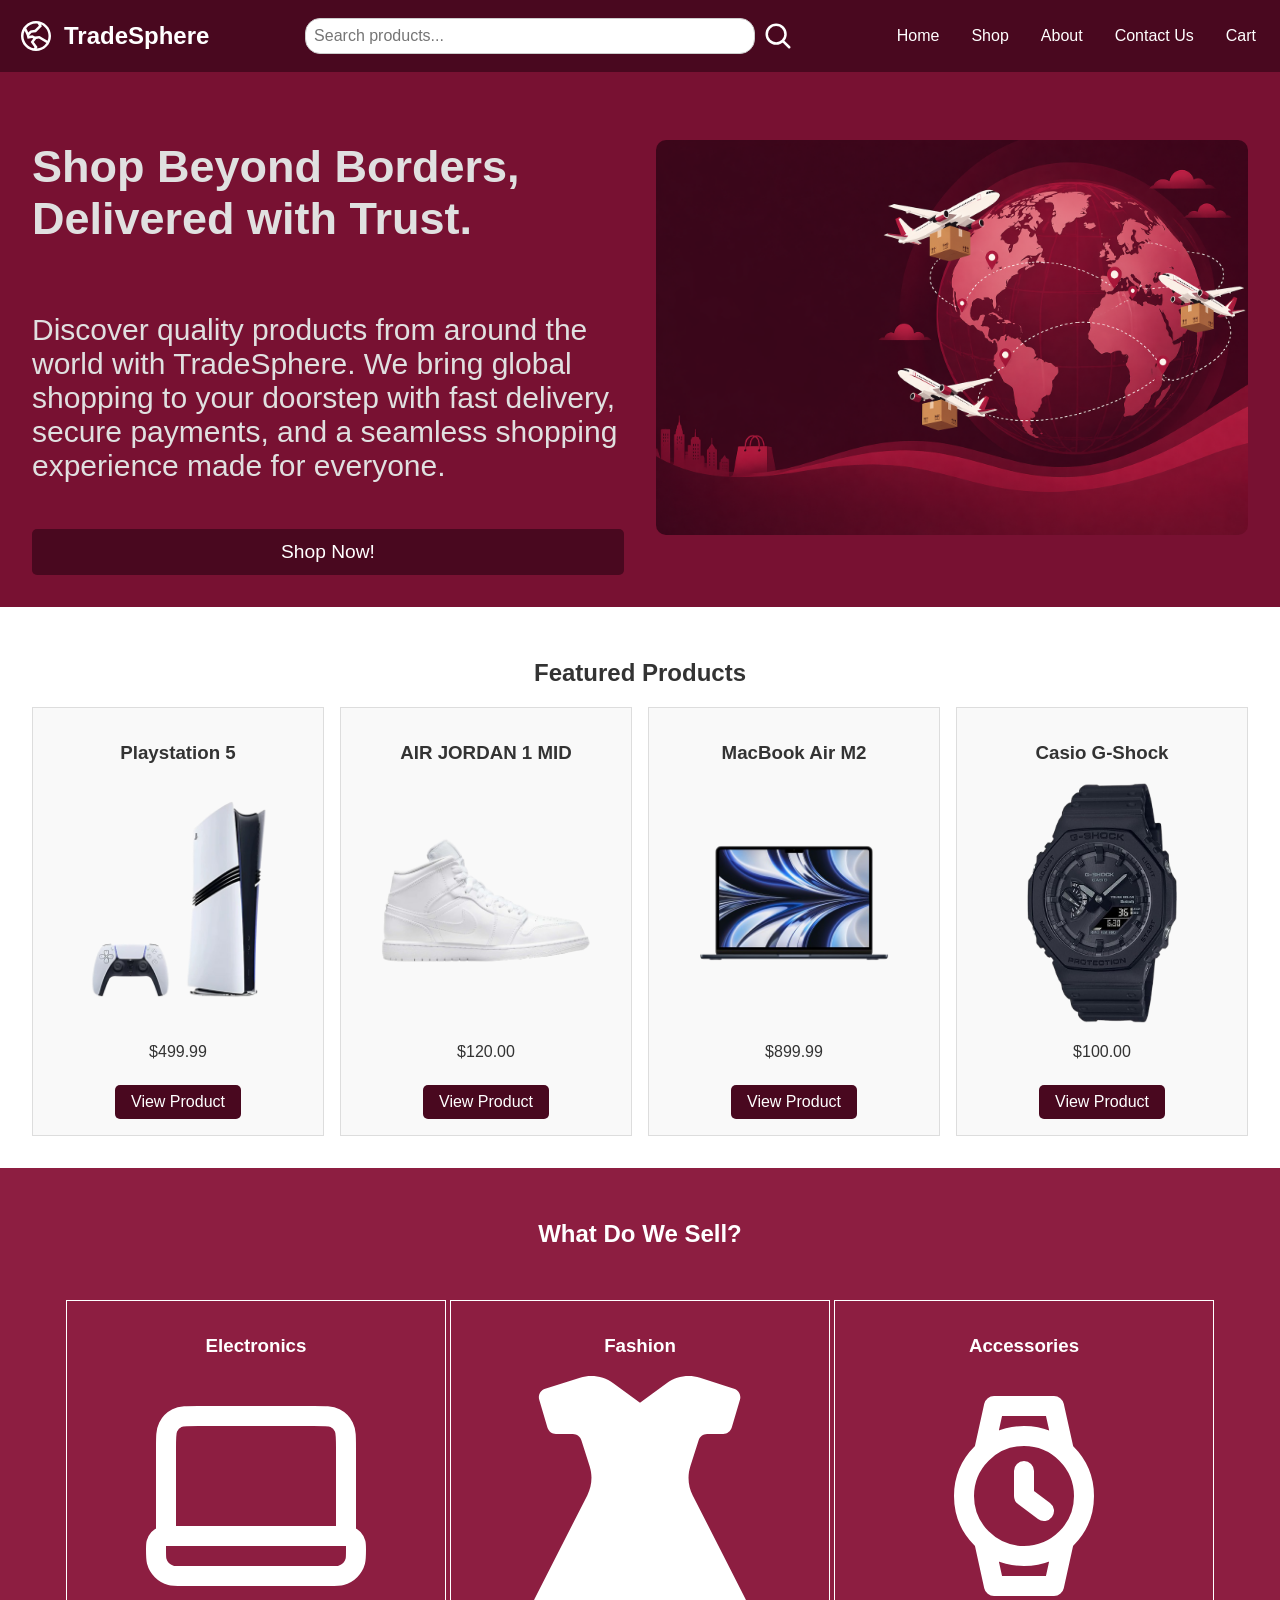
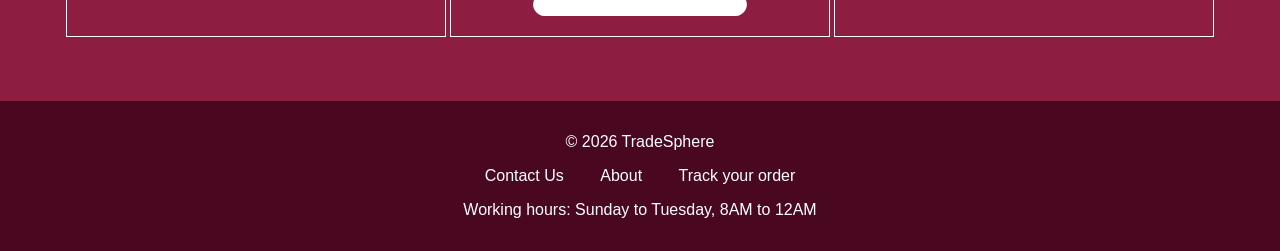
<file: index.html>
<!DOCTYPE html>
<html lang="en">
<head>
    <meta charset="UTF-8">
    <meta name="viewport" content="width=device-width, initial-scale=1.0">
    <link rel="stylesheet" href="style.css">
    <title>TradeSphere</title>
</head>
<body>
    <header>
        <div class="name">
            <svg viewBox="0 0 24 24" fill="none" xmlns="http://www.w3.org/2000/svg"><g id="SVGRepo_bgCarrier" stroke-width="0"></g><g id="SVGRepo_tracerCarrier" stroke-linecap="round" stroke-linejoin="round"></g><g id="SVGRepo_iconCarrier"> <path fill-rule="evenodd" clip-rule="evenodd" d="M6.15407 7.30116C7.52877 5.59304 9.63674 4.5 12 4.5C12.365 4.5 12.7238 4.52607 13.0748 4.57644L13.7126 5.85192L11.2716 8.2929L8.6466 8.6679L7.36009 9.95441L6.15407 7.30116ZM5.2011 8.82954C4.75126 9.79256 4.5 10.8669 4.5 12C4.5 15.6945 7.17133 18.7651 10.6878 19.3856L11.0989 18.7195L8.8147 15.547L10.3741 13.5256L9.63268 13.1549L6.94027 13.6036L6.41366 11.4972L5.2011 8.82954ZM7.95559 11.4802L8.05962 11.8964L9.86722 11.5951L11.3726 12.3478L14.0824 11.9714L18.9544 14.8135C19.3063 13.9447 19.5 12.995 19.5 12C19.5 8.93729 17.6642 6.30336 15.033 5.13856L15.5377 6.1481L11.9787 9.70711L9.35371 10.0821L7.95559 11.4802ZM18.2539 16.1414C16.9774 18.0652 14.8369 19.366 12.3859 19.4902L12.9011 18.6555L10.6853 15.578L12.0853 13.7632L13.7748 13.5286L18.2539 16.1414ZM12 3C7.02944 3 3 7.02944 3 12C3 16.9706 7.02944 21 12 21C16.9706 21 21 16.9706 21 12C21 7.02944 16.9706 3 12 3Z" fill="#FFFFFF"></path> </g></svg>
            <div class="logo">TradeSphere</div>
        </div>
        <div class="search">
            <svg viewBox="0 0 24 24" fill="none" xmlns="http://www.w3.org/2000/svg"><g id="SVGRepo_bgCarrier" stroke-width="0"></g><g id="SVGRepo_tracerCarrier" stroke-linecap="round" stroke-linejoin="round"></g><g id="SVGRepo_iconCarrier"> <path d="M15.7955 15.8111L21 21M18 10.5C18 14.6421 14.6421 18 10.5 18C6.35786 18 3 14.6421 3 10.5C3 6.35786 6.35786 3 10.5 3C14.6421 3 18 6.35786 18 10.5Z" stroke="#ffffff" stroke-width="2" stroke-linecap="round" stroke-linejoin="round"></path> </g></svg>
            <input type="search" class="search-bar" placeholder="Search products...">
        </div>
        <nav>
            <a href="index.html" class="navBttns">Home</a>
            <a href="shop.html" class="navBttns">Shop</a>
            <a href="about.html" class="navBttns">About</a>
            <a href="contact.html" class="navBttns">Contact Us</a>
            <a href="cart.html" class="navBttns">Cart</a>
        </nav>
    </header>

    <div class="hero">
        <div class="hero-text">
            <h2>Shop Beyond Borders, Delivered with Trust.</h2>
            <p>Discover quality products from around the world with TradeSphere. We bring global shopping to your doorstep with fast delivery, secure payments, and a seamless shopping experience made for everyone.</p>
            <a href="shop.html" class="shop-now-btn">Shop Now!</a>
        </div>
        <div class="hero-image">
            <img src="images/Hero Banner.png" alt="Hero Banner">
        </div>
    </div>

    <div class="ourProducts">
        <h2>Featured Products</h2>
        <div class="products-grid">
            <div class="product-card">
                <h3>Playstation 5</h3>
                <img src="images/ps5.png" alt="ps5">
                <p>$499.99</p>
                <a href="ps5.html" class="view-product-btn">View Product</a>
            </div>
            <div class="product-card">
                <h3>AIR JORDAN 1 MID</h3>
                <img src="images/air jordan.png" alt="air jordan">
                <p>$120.00</p>
                <a href="airjordan.html" class="view-product-btn">View Product</a>
            </div>
            <div class="product-card">
                <h3>MacBook Air M2</h3>
                <img src="images/macbook.png" alt="macbook">
                <p>$899.99</p>
                <a href="macbook.html" class="view-product-btn">View Product</a>
            </div>
            <div class="product-card">
                <h3>Casio G-Shock</h3>
                <img id="watch" src="images/G Shock.png" alt="g shock">
                <p>$100.00</p>
                <a href="gshock.html" class="view-product-btn">View Product</a>
            </div>
        </div>
    </div>

    <div class="categories-section">
        <h2>What Do We Sell?</h2>
        <div class="categories">
        <div class="category-card">
            <h3>Electronics</h3>
            <svg viewBox="0 0 24 24" fill="none" xmlns="http://www.w3.org/2000/svg"><g id="SVGRepo_bgCarrier" stroke-width="0"></g><g id="SVGRepo_tracerCarrier" stroke-linecap="round" stroke-linejoin="round"></g><g id="SVGRepo_iconCarrier"> <path d="M21 16V7.2C21 6.0799 21 5.51984 20.782 5.09202C20.5903 4.71569 20.2843 4.40973 19.908 4.21799C19.4802 4 18.9201 4 17.8 4H6.2C5.07989 4 4.51984 4 4.09202 4.21799C3.71569 4.40973 3.40973 4.71569 3.21799 5.09202C3 5.51984 3 6.0799 3 7.2V16M4.66667 20H19.3333C19.9533 20 20.2633 20 20.5176 19.9319C21.2078 19.7469 21.7469 19.2078 21.9319 18.5176C22 18.2633 22 17.9533 22 17.3333C22 17.0233 22 16.8683 21.9659 16.7412C21.8735 16.3961 21.6039 16.1265 21.2588 16.0341C21.1317 16 20.9767 16 20.6667 16H3.33333C3.02334 16 2.86835 16 2.74118 16.0341C2.39609 16.1265 2.12654 16.3961 2.03407 16.7412C2 16.8683 2 17.0233 2 17.3333C2 17.9533 2 18.2633 2.06815 18.5176C2.25308 19.2078 2.79218 19.7469 3.48236 19.9319C3.73669 20 4.04669 20 4.66667 20Z" stroke="#ffffff" stroke-width="2" stroke-linecap="round" stroke-linejoin="round"></path> </g></svg>        </div>
        <div class="category-card">
            <h3>Fashion</h3>
            <svg height="200px" width="200px" version="1.1" id="_x32_" xmlns="http://www.w3.org/2000/svg" xmlns:xlink="http://www.w3.org/1999/xlink" viewBox="0 0 512 512" xml:space="preserve" fill="#000000"><g id="SVGRepo_bgCarrier" stroke-width="0"></g><g id="SVGRepo_tracerCarrier" stroke-linecap="round" stroke-linejoin="round"></g><g id="SVGRepo_iconCarrier"> <style type="text/css"> .st0{fill:#ffffff;} </style> <g> <path class="st0" d="M481.324,476.05l-112.8-221.283c-9.841-19.324-11.676-41.751-5.1-62.418l17.506-55.009 c2.508-7.892,9.785-13.296,18.065-13.4l34.578-0.454c8.422-0.104,15.794-5.687,18.188-13.759l17.478-58.993 c2.98-10.04-2.631-20.61-12.605-23.79l-72.581-23.08c-24.254-7.712-50.722-3.378-71.248,11.678l-56.807,41.656l-56.958-41.77 c-20.44-14.99-46.785-19.362-70.963-11.772L53.718,26.991C43.697,30.142,38.057,40.732,41.037,50.8l17.45,58.917 c2.394,8.082,9.766,13.665,18.188,13.769l36.319,0.454c8.28,0.114,15.567,5.508,18.084,13.4l17.507,55.018 c6.567,20.658,4.731,43.085-5.11,62.4L30.676,476.05c-3.898,7.665-3.548,16.806,0.947,24.14C36.117,507.524,44.103,512,52.705,512 h406.588c8.602,0,16.588-4.476,21.084-11.81C484.873,492.856,485.223,483.714,481.324,476.05z"></path> </g> </g></svg>
        </div>
        <div class="category-card">
            <h3>Accessories</h3>
            <svg viewBox="0 0 24 24" fill="none" xmlns="http://www.w3.org/2000/svg"><g id="SVGRepo_bgCarrier" stroke-width="0"></g><g id="SVGRepo_tracerCarrier" stroke-linecap="round" stroke-linejoin="round"></g><g id="SVGRepo_iconCarrier"> <path d="M16.0102 7.5369L15 3H9.00003L7.99805 7.52953M15.9976 16.4744L14.9996 21H8.9996L8.00651 16.478M12 9.5V12L14 13.5M12 18C8.68629 18 6 15.3137 6 12C6 8.68629 8.68629 6 12 6C15.3137 6 18 8.68629 18 12C18 15.3137 15.3137 18 12 18Z" stroke="#ffffff" stroke-width="2" stroke-linecap="round" stroke-linejoin="round"></path> </g></svg>
        </div>
        </div>
 
    </div>

    <footer>
        <p>© 2026 TradeSphere</p>
        <div class="footer-links">
            <a href="contact.html">Contact Us</a>
            <a href="about.html">About</a>
            <a>Track your order</a>
        </div>
        <p>Working hours: Sunday to Tuesday, 8AM to 12AM</p>
    </footer>
</body>
</html>
</file>
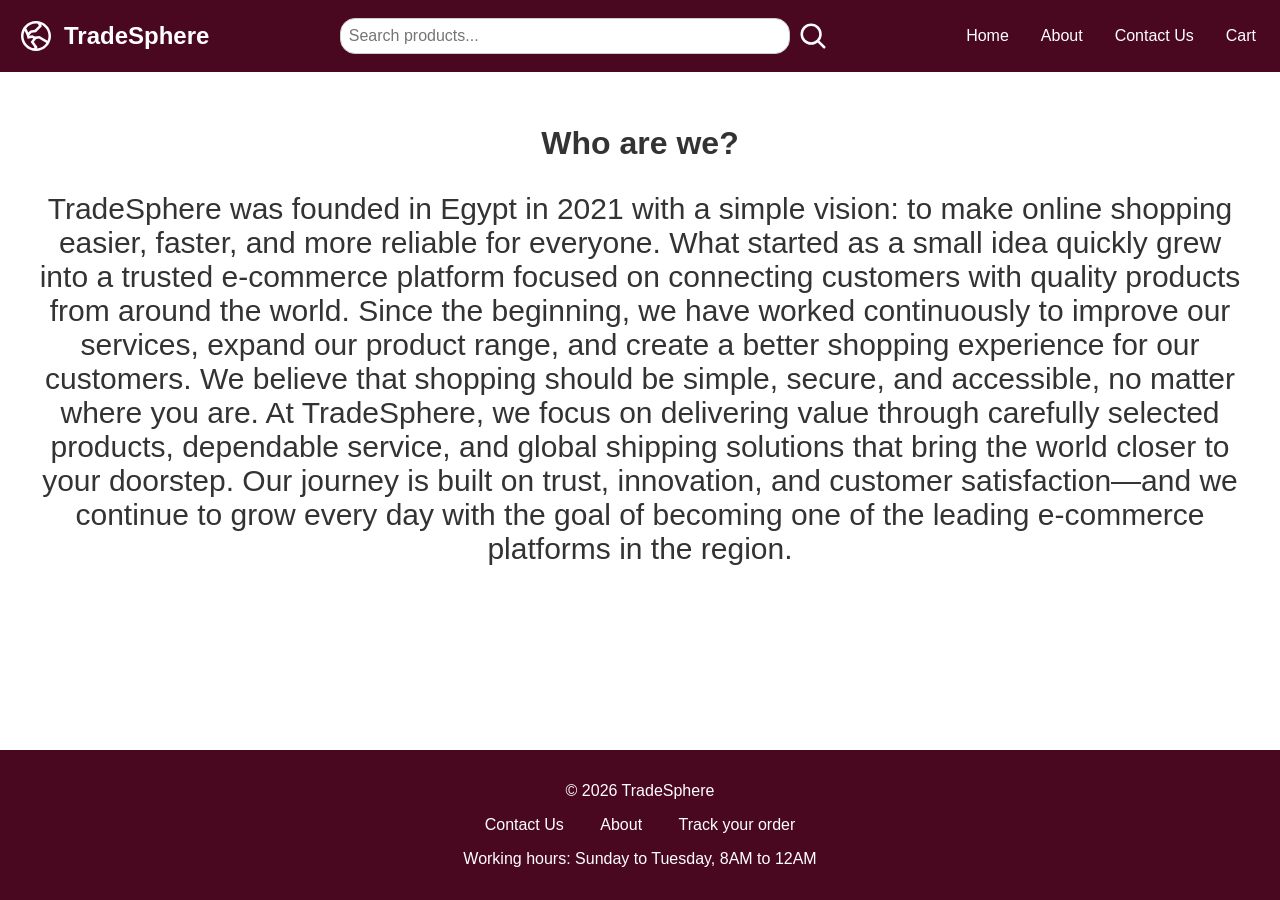
<file: about.html>
<!DOCTYPE html>
<html lang="en">
<head>
    <meta charset="UTF-8">
    <meta name="viewport" content="width=device-width, initial-scale=1.0">
    <link rel="stylesheet" href="style.css">
    <title>About - TradeSphere</title>
</head>
<body>
    <header>
        <div class="name">
            <svg viewBox="0 0 24 24" fill="none" xmlns="http://www.w3.org/2000/svg"><g id="SVGRepo_bgCarrier" stroke-width="0"></g><g id="SVGRepo_tracerCarrier" stroke-linecap="round" stroke-linejoin="round"></g><g id="SVGRepo_iconCarrier"> <path fill-rule="evenodd" clip-rule="evenodd" d="M6.15407 7.30116C7.52877 5.59304 9.63674 4.5 12 4.5C12.365 4.5 12.7238 4.52607 13.0748 4.57644L13.7126 5.85192L11.2716 8.2929L8.6466 8.6679L7.36009 9.95441L6.15407 7.30116ZM5.2011 8.82954C4.75126 9.79256 4.5 10.8669 4.5 12C4.5 15.6945 7.17133 18.7651 10.6878 19.3856L11.0989 18.7195L8.8147 15.547L10.3741 13.5256L9.63268 13.1549L6.94027 13.6036L6.41366 11.4972L5.2011 8.82954ZM7.95559 11.4802L8.05962 11.8964L9.86722 11.5951L11.3726 12.3478L14.0824 11.9714L18.9544 14.8135C19.3063 13.9447 19.5 12.995 19.5 12C19.5 8.93729 17.6642 6.30336 15.033 5.13856L15.5377 6.1481L11.9787 9.70711L9.35371 10.0821L7.95559 11.4802ZM18.2539 16.1414C16.9774 18.0652 14.8369 19.366 12.3859 19.4902L12.9011 18.6555L10.6853 15.578L12.0853 13.7632L13.7748 13.5286L18.2539 16.1414ZM12 3C7.02944 3 3 7.02944 3 12C3 16.9706 7.02944 21 12 21C16.9706 21 21 16.9706 21 12C21 7.02944 16.9706 3 12 3Z" fill="#FFFFFF"></path> </g></svg>
            <div class="logo">TradeSphere</div>
        </div>
        <div class="search">
            <svg viewBox="0 0 24 24" fill="none" xmlns="http://www.w3.org/2000/svg"><g id="SVGRepo_bgCarrier" stroke-width="0"></g><g id="SVGRepo_tracerCarrier" stroke-linecap="round" stroke-linejoin="round"></g><g id="SVGRepo_iconCarrier"> <path d="M15.7955 15.8111L21 21M18 10.5C18 14.6421 14.6421 18 10.5 18C6.35786 18 3 14.6421 3 10.5C3 6.35786 6.35786 3 10.5 3C14.6421 3 18 6.35786 18 10.5Z" stroke="#ffffff" stroke-width="2" stroke-linecap="round" stroke-linejoin="round"></path> </g></svg>
            <input type="search" class="search-bar" placeholder="Search products...">
        </div>
        <nav>
            <a href="index.html" class="navBttns">Home</a>
            <a href="about.html" class="navBttns">About</a>
            <a href="contact.html" class="navBttns">Contact Us</a>
            <a href="cart.html" class="navBttns">Cart</a>
        </nav>
    </header>

    <div class="page-content">
        <h1>Who are we?</h1>
        <p>TradeSphere was founded in Egypt in 2021 with a simple vision: to make online shopping easier, faster, and more reliable for everyone. What started as a small idea quickly grew into a trusted e-commerce platform focused on connecting customers with quality products from around the world.
Since the beginning, we have worked continuously to improve our services, expand our product range, and create a better shopping experience for our customers. We believe that shopping should be simple, secure, and accessible, no matter where you are.
At TradeSphere, we focus on delivering value through carefully selected products, dependable service, and global shipping solutions that bring the world closer to your doorstep.
Our journey is built on trust, innovation, and customer satisfaction—and we continue to grow every day with the goal of becoming one of the leading e-commerce platforms in the region.</p>
    </div>

    <footer>
        <p>© 2026 TradeSphere</p>
        <div class="footer-links">
            <a href="contact.html">Contact Us</a>
            <a href="about.html">About</a>
            <a>Track your order</a>
        </div>
        <p>Working hours: Sunday to Tuesday, 8AM to 12AM</p>
    </footer>
</body>
</html>
</file>
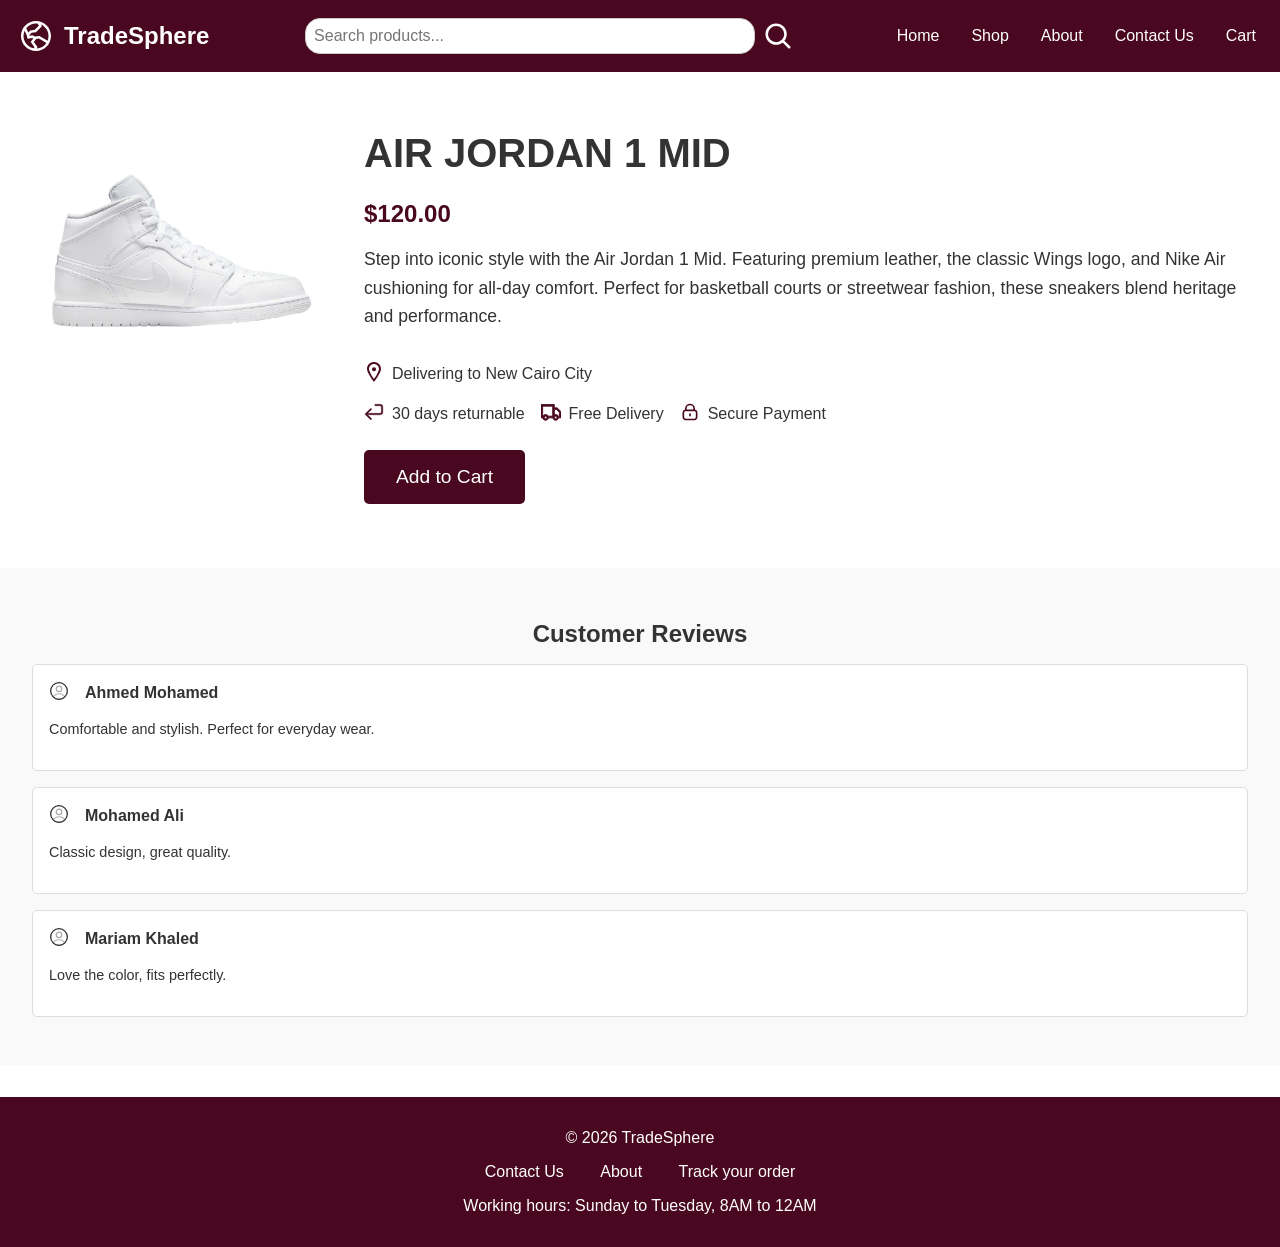
<file: airjordan.html>
<!DOCTYPE html>
<html lang="en">
<head>
    <meta charset="UTF-8">
    <meta name="viewport" content="width=device-width, initial-scale=1.0">
    <link rel="stylesheet" href="style.css">
    <title>AIR JORDAN 1 MID - TradeSphere</title>
</head>
<body>
    <header>
        <div class="name">
            <svg viewBox="0 0 24 24" fill="none" xmlns="http://www.w3.org/2000/svg"><g id="SVGRepo_bgCarrier" stroke-width="0"></g><g id="SVGRepo_tracerCarrier" stroke-linecap="round" stroke-linejoin="round"></g><g id="SVGRepo_iconCarrier"> <path fill-rule="evenodd" clip-rule="evenodd" d="M6.15407 7.30116C7.52877 5.59304 9.63674 4.5 12 4.5C12.365 4.5 12.7238 4.52607 13.0748 4.57644L13.7126 5.85192L11.2716 8.2929L8.6466 8.6679L7.36009 9.95441L6.15407 7.30116ZM5.2011 8.82954C4.75126 9.79256 4.5 10.8669 4.5 12C4.5 15.6945 7.17133 18.7651 10.6878 19.3856L11.0989 18.7195L8.8147 15.547L10.3741 13.5256L9.63268 13.1549L6.94027 13.6036L6.41366 11.4972L5.2011 8.82954ZM7.95559 11.4802L8.05962 11.8964L9.86722 11.5951L11.3726 12.3478L14.0824 11.9714L18.9544 14.8135C19.3063 13.9447 19.5 12.995 19.5 12C19.5 8.93729 17.6642 6.30336 15.033 5.13856L15.5377 6.1481L11.9787 9.70711L9.35371 10.0821L7.95559 11.4802ZM18.2539 16.1414C16.9774 18.0652 14.8369 19.366 12.3859 19.4902L12.9011 18.6555L10.6853 15.578 12.0853 13.7632L13.7748 13.5286L18.2539 16.1414ZM12 3C7.02944 3 3 7.02944 3 12C3 16.9706 7.02944 21 12 21C16.9706 21 21 16.9706 21 12C21 7.02944 16.9706 3 12 3Z" fill="#FFFFFF"></path> </g></svg>
            <div class="logo">TradeSphere</div>
        </div>
        <div class="search">
            <svg viewBox="0 0 24 24" fill="none" xmlns="http://www.w3.org/2000/svg"><g id="SVGRepo_bgCarrier" stroke-width="0"></g><g id="SVGRepo_tracerCarrier" stroke-linecap="round" stroke-linejoin="round"></g><g id="SVGRepo_iconCarrier"> <path d="M15.7955 15.8111L21 21M18 10.5C18 14.6421 14.6421 18 10.5 18C6.35786 18 3 14.6421 3 10.5C3 6.35786 6.35786 3 10.5 3C14.6421 3 18 6.35786 18 10.5Z" stroke="#ffffff" stroke-width="2" stroke-linecap="round" stroke-linejoin="round"></path> </g></svg>
            <input type="search" class="search-bar" placeholder="Search products...">
        </div>
        <nav>
            <a href="index.html" class="navBttns">Home</a>
            <a href="shop.html" class="navBttns">Shop</a>
            <a href="about.html" class="navBttns">About</a>
            <a href="contact.html" class="navBttns">Contact Us</a>
            <a href="cart.html" class="navBttns">Cart</a>
        </nav>
    </header>

    <div class="product-page">
        <div class="product-image">
            <img src="images/air jordan.png" alt="AIR JORDAN 1 MID">
        </div>
        <div class="product-details">
            <h1>AIR JORDAN 1 MID</h1>
            <p class="price">$120.00</p>
            <p class="description">Step into iconic style with the Air Jordan 1 Mid. Featuring premium leather, the classic Wings logo, and Nike Air cushioning for all-day comfort. Perfect for basketball courts or streetwear fashion, these sneakers blend heritage and performance.</p>
            <div class="delivery-info">
                <span class="icon-placeholder"><svg viewBox="-3 0 20 20" version="1.1" xmlns="http://www.w3.org/2000/svg" xmlns:xlink="http://www.w3.org/1999/xlink" fill="#49081F"><g id="SVGRepo_bgCarrier" stroke-width="0"></g><g id="SVGRepo_tracerCarrier" stroke-linecap="round" stroke-linejoin="round"></g><g id="SVGRepo_iconCarrier"> <title>pin_sharp_circle [#624]</title> <desc>Created with Sketch.</desc> <defs> </defs> <g id="Page-1" stroke="none" stroke-width="1" fill="none" fill-rule="evenodd"> <g id="Dribbble-Light-Preview" transform="translate(-223.000000, -5439.000000)" fill="#49081F"> <g id="icons" transform="translate(56.000000, 160.000000)"> <path d="M176,5286.219 C176,5287.324 175.105,5288.219 174,5288.219 C172.895,5288.219 172,5287.324 172,5286.219 C172,5285.114 172.895,5284.219 174,5284.219 C175.105,5284.219 176,5285.114 176,5286.219 M174,5296 C174,5296 169,5289 169,5286 C169,5283.243 171.243,5281 174,5281 C176.757,5281 179,5283.243 179,5286 C179,5289 174,5296 174,5296 M174,5279 C170.134,5279 167,5282.134 167,5286 C167,5289.866 174,5299 174,5299 C174,5299 181,5289.866 181,5286 C181,5282.134 177.866,5279 174,5279" id="pin_sharp_circle-[#624]"> </path> </g> </g> </g> </g></svg></span> Delivering to New Cairo City
            </div>
            <div class="product-features">
                <div class="feature">
                    <span class="icon-placeholder"><svg fill="#49081F" viewBox="0 0 56 56" xmlns="http://www.w3.org/2000/svg" stroke="#49081F"><g id="SVGRepo_bgCarrier" stroke-width="0"></g><g id="SVGRepo_tracerCarrier" stroke-linecap="round" stroke-linejoin="round"></g><g id="SVGRepo_iconCarrier"><path d="M 19.2811 49.5156 C 20.5233 49.5156 21.3436 48.6719 21.3436 47.4531 C 21.3436 46.8438 21.1561 46.3984 20.7811 46.0234 L 14.0311 39.4375 L 9.5780 35.6406 L 15.0858 35.8750 L 44.9920 35.8750 C 50.4529 35.8750 52.7267 33.3672 52.7267 28.0703 L 52.7267 14.2188 C 52.7267 8.7578 50.4529 6.4844 44.9920 6.4844 L 31.8671 6.4844 C 30.5780 6.4844 29.7342 7.4219 29.7342 8.5703 C 29.7342 9.7188 30.5780 10.6562 31.8671 10.6562 L 44.9920 10.6562 C 47.4764 10.6562 48.5545 11.7344 48.5545 14.2188 L 48.5545 28.0703 C 48.5545 30.6250 47.4764 31.7031 44.9920 31.7031 L 15.0858 31.7031 L 9.5780 31.9375 L 14.0311 28.1406 L 20.7811 21.5547 C 21.1561 21.1797 21.3436 20.7109 21.3436 20.1016 C 21.3436 18.9062 20.5233 18.0391 19.2811 18.0391 C 18.7655 18.0391 18.1561 18.2969 17.7577 18.6953 L 3.9764 32.2188 C 3.5077 32.6640 3.2733 33.2031 3.2733 33.7891 C 3.2733 34.3516 3.5077 34.9140 3.9764 35.3594 L 17.7577 48.8828 C 18.1561 49.2813 18.7655 49.5156 19.2811 49.5156 Z"></path></g></svg></span> 30 days returnable
                </div>
                <div class="feature">
                    <span class="icon-placeholder"><svg fill="#49081F" height="200px" width="200px" version="1.1" id="XMLID_229_" xmlns="http://www.w3.org/2000/svg" xmlns:xlink="http://www.w3.org/1999/xlink" viewBox="0 0 24 24" xml:space="preserve" stroke="#49081F"><g id="SVGRepo_bgCarrier" stroke-width="0"></g><g id="SVGRepo_tracerCarrier" stroke-linecap="round" stroke-linejoin="round"></g><g id="SVGRepo_iconCarrier"> <g id="deliver"> <g> <path d="M17.6,22c-1.8,0-3.2-1.3-3.5-3H9c-0.2,1.7-1.7,3-3.5,3S2.3,20.7,2,19H0V3h16v4h3.4l4.6,4.6V19h-3 C20.8,20.7,19.3,22,17.6,22z M16.1,18.5c0,0.8,0.7,1.5,1.5,1.5c0.8,0,1.5-0.7,1.5-1.5S18.4,17,17.6,17 C16.8,17,16.1,17.7,16.1,18.5z M5.6,17c-0.8,0-1.5,0.7-1.5,1.5S4.8,20,5.6,20s1.5-0.7,1.5-1.5S6.4,17,5.6,17z M20.7,17H22v-4.6 L18.7,9h-2.6v6.3c0.5-0.2,1-0.3,1.5-0.3C19,15,20.2,15.8,20.7,17z M8.7,17H14V5H2v12h0.3c0.6-1.2,1.8-2,3.2-2S8.2,15.8,8.7,17z"></path> </g> </g> </g></svg></span> Free Delivery
                </div>
                <div class="feature">
                    <span class="icon-placeholder"><svg viewBox="0 0 24 24" fill="none" xmlns="http://www.w3.org/2000/svg"><g id="SVGRepo_bgCarrier" stroke-width="0"></g><g id="SVGRepo_tracerCarrier" stroke-linecap="round" stroke-linejoin="round"></g><g id="SVGRepo_iconCarrier"> <path d="M12 14.5V16.5M7 10.0288C7.47142 10 8.05259 10 8.8 10H15.2C15.9474 10 16.5286 10 17 10.0288M7 10.0288C6.41168 10.0647 5.99429 10.1455 5.63803 10.327C5.07354 10.6146 4.6146 11.0735 4.32698 11.638C4 12.2798 4 13.1198 4 14.8V16.2C4 17.8802 4 18.7202 4.32698 19.362C4.6146 19.9265 5.07354 20.3854 5.63803 20.673C6.27976 21 7.11984 21 8.8 21H15.2C16.8802 21 17.7202 21 18.362 20.673C18.9265 20.3854 19.3854 19.9265 19.673 19.362C20 18.7202 20 17.8802 20 16.2V14.8C20 13.1198 20 12.2798 19.673 11.638C19.3854 11.0735 18.9265 10.6146 18.362 10.327C18.0057 10.1455 17.5883 10.0647 17 10.0288M7 10.0288V8C7 5.23858 9.23858 3 12 3C14.7614 3 17 5.23858 17 8V10.0288" stroke="#49081F" stroke-width="2" stroke-linecap="round" stroke-linejoin="round"></path> </g></svg></span> Secure Payment
                </div>
            </div>
            <button class="add-to-cart-btn">Add to Cart</button>
        </div>
    </div>

    <div class="reviews">
        <h2>Customer Reviews</h2>
        <div class="review">
            <div class="reviewer">
                <span class="icon-placeholder"><svg viewBox="0 0 24 24" fill="none" xmlns="http://www.w3.org/2000/svg"><g id="SVGRepo_bgCarrier" stroke-width="0"></g><g id="SVGRepo_tracerCarrier" stroke-linecap="round" stroke-linejoin="round"></g><g id="SVGRepo_iconCarrier"> <path opacity="0.4" d="M12.1207 12.78C12.0507 12.77 11.9607 12.77 11.8807 12.78C10.1207 12.72 8.7207 11.28 8.7207 9.50998C8.7207 7.69998 10.1807 6.22998 12.0007 6.22998C13.8107 6.22998 15.2807 7.69998 15.2807 9.50998C15.2707 11.28 13.8807 12.72 12.1207 12.78Z" stroke="#292D32" stroke-width="1.5" stroke-linecap="round" stroke-linejoin="round"></path> <path opacity="0.34" d="M18.7398 19.3801C16.9598 21.0101 14.5998 22.0001 11.9998 22.0001C9.39977 22.0001 7.03977 21.0101 5.25977 19.3801C5.35977 18.4401 5.95977 17.5201 7.02977 16.8001C9.76977 14.9801 14.2498 14.9801 16.9698 16.8001C18.0398 17.5201 18.6398 18.4401 18.7398 19.3801Z" stroke="#292D32" stroke-width="1.5" stroke-linecap="round" stroke-linejoin="round"></path> <path d="M12 22C17.5228 22 22 17.5228 22 12C22 6.47715 17.5228 2 12 2C6.47715 2 2 6.47715 2 12C2 17.5228 6.47715 22 12 22Z" stroke="#292D32" stroke-width="1.5" stroke-linecap="round" stroke-linejoin="round"></path> </g></svg></span>
                <span class="name">Ahmed Mohamed</span>
            </div>
            <p class="review-text">Comfortable and stylish. Perfect for everyday wear.</p>
        </div>
        <div class="review">
            <div class="reviewer">
                <span class="icon-placeholder"><svg viewBox="0 0 24 24" fill="none" xmlns="http://www.w3.org/2000/svg"><g id="SVGRepo_bgCarrier" stroke-width="0"></g><g id="SVGRepo_tracerCarrier" stroke-linecap="round" stroke-linejoin="round"></g><g id="SVGRepo_iconCarrier"> <path opacity="0.4" d="M12.1207 12.78C12.0507 12.77 11.9607 12.77 11.8807 12.78C10.1207 12.72 8.7207 11.28 8.7207 9.50998C8.7207 7.69998 10.1807 6.22998 12.0007 6.22998C13.8107 6.22998 15.2807 7.69998 15.2807 9.50998C15.2707 11.28 13.8807 12.72 12.1207 12.78Z" stroke="#292D32" stroke-width="1.5" stroke-linecap="round" stroke-linejoin="round"></path> <path opacity="0.34" d="M18.7398 19.3801C16.9598 21.0101 14.5998 22.0001 11.9998 22.0001C9.39977 22.0001 7.03977 21.0101 5.25977 19.3801C5.35977 18.4401 5.95977 17.5201 7.02977 16.8001C9.76977 14.9801 14.2498 14.9801 16.9698 16.8001C18.0398 17.5201 18.6398 18.4401 18.7398 19.3801Z" stroke="#292D32" stroke-width="1.5" stroke-linecap="round" stroke-linejoin="round"></path> <path d="M12 22C17.5228 22 22 17.5228 22 12C22 6.47715 17.5228 2 12 2C6.47715 2 2 6.47715 2 12C2 17.5228 6.47715 22 12 22Z" stroke="#292D32" stroke-width="1.5" stroke-linecap="round" stroke-linejoin="round"></path> </g></svg></span>
                <span class="name">Mohamed Ali</span>
            </div>
            <p class="review-text">Classic design, great quality.</p>
        </div>
        <div class="review">
            <div class="reviewer">
                <span class="icon-placeholder"><svg viewBox="0 0 24 24" fill="none" xmlns="http://www.w3.org/2000/svg"><g id="SVGRepo_bgCarrier" stroke-width="0"></g><g id="SVGRepo_tracerCarrier" stroke-linecap="round" stroke-linejoin="round"></g><g id="SVGRepo_iconCarrier"> <path opacity="0.4" d="M12.1207 12.78C12.0507 12.77 11.9607 12.77 11.8807 12.78C10.1207 12.72 8.7207 11.28 8.7207 9.50998C8.7207 7.69998 10.1807 6.22998 12.0007 6.22998C13.8107 6.22998 15.2807 7.69998 15.2807 9.50998C15.2707 11.28 13.8807 12.72 12.1207 12.78Z" stroke="#292D32" stroke-width="1.5" stroke-linecap="round" stroke-linejoin="round"></path> <path opacity="0.34" d="M18.7398 19.3801C16.9598 21.0101 14.5998 22.0001 11.9998 22.0001C9.39977 22.0001 7.03977 21.0101 5.25977 19.3801C5.35977 18.4401 5.95977 17.5201 7.02977 16.8001C9.76977 14.9801 14.2498 14.9801 16.9698 16.8001C18.0398 17.5201 18.6398 18.4401 18.7398 19.3801Z" stroke="#292D32" stroke-width="1.5" stroke-linecap="round" stroke-linejoin="round"></path> <path d="M12 22C17.5228 22 22 17.5228 22 12C22 6.47715 17.5228 2 12 2C6.47715 2 2 6.47715 2 12C2 17.5228 6.47715 22 12 22Z" stroke="#292D32" stroke-width="1.5" stroke-linecap="round" stroke-linejoin="round"></path> </g></svg></span>
                <span class="name">Mariam Khaled</span>
            </div>
            <p class="review-text">Love the color, fits perfectly.</p>
        </div>
    </div>

    <footer>
        <p>© 2026 TradeSphere</p>
        <div class="footer-links">
            <a href="contact.html">Contact Us</a>
            <a href="about.html">About</a>
            <a>Track your order</a>
        </div>
        <p>Working hours: Sunday to Tuesday, 8AM to 12AM</p>
    </footer>
</body>
</html>
</file>
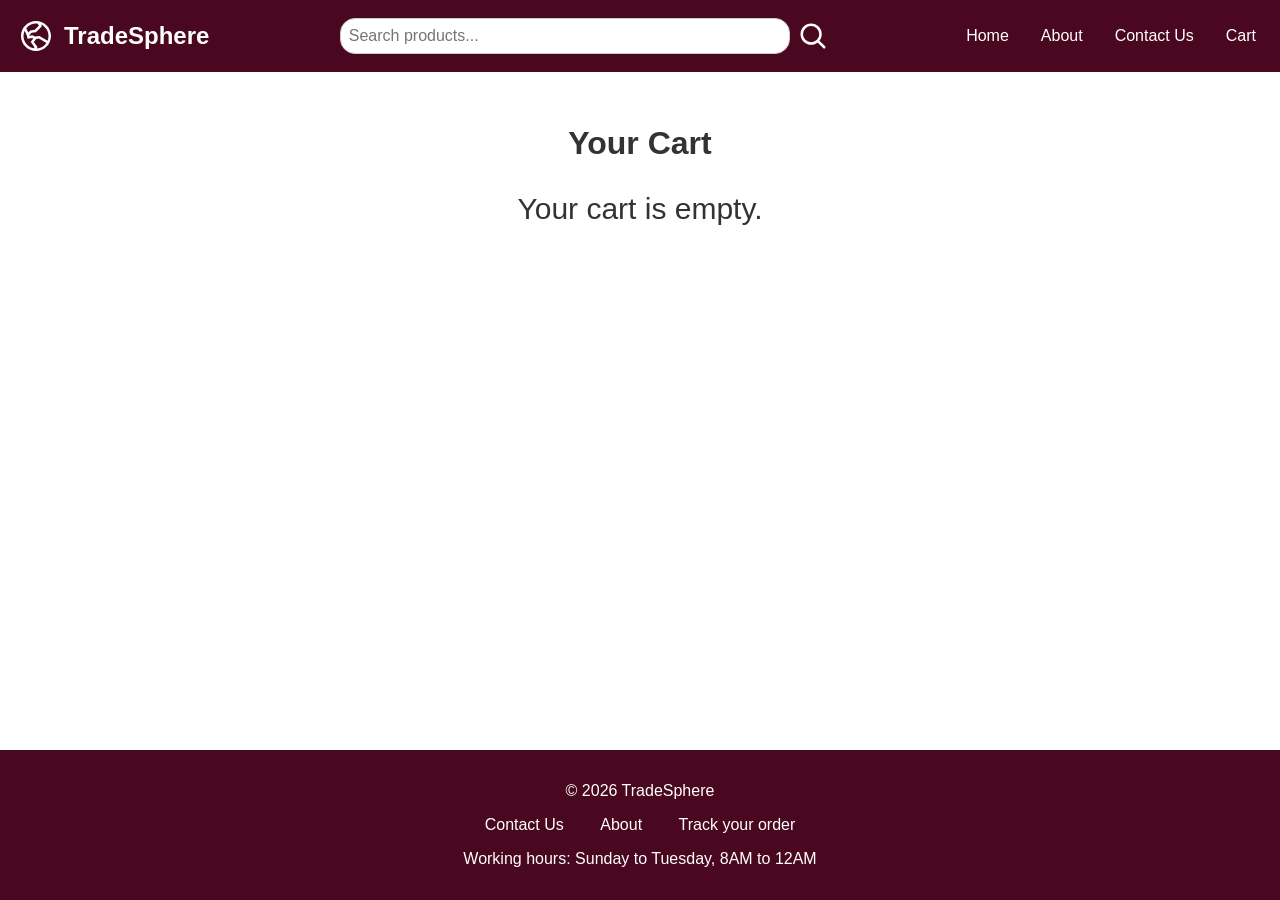
<file: cart.html>
<!DOCTYPE html>
<html lang="en">
<head>
    <meta charset="UTF-8">
    <meta name="viewport" content="width=device-width, initial-scale=1.0">
    <link rel="stylesheet" href="style.css">
    <title>Cart - TradeSphere</title>
</head>
<body>
    <header>
        <div class="name">
            <svg viewBox="0 0 24 24" fill="none" xmlns="http://www.w3.org/2000/svg"><g id="SVGRepo_bgCarrier" stroke-width="0"></g><g id="SVGRepo_tracerCarrier" stroke-linecap="round" stroke-linejoin="round"></g><g id="SVGRepo_iconCarrier"> <path fill-rule="evenodd" clip-rule="evenodd" d="M6.15407 7.30116C7.52877 5.59304 9.63674 4.5 12 4.5C12.365 4.5 12.7238 4.52607 13.0748 4.57644L13.7126 5.85192L11.2716 8.2929L8.6466 8.6679L7.36009 9.95441L6.15407 7.30116ZM5.2011 8.82954C4.75126 9.79256 4.5 10.8669 4.5 12C4.5 15.6945 7.17133 18.7651 10.6878 19.3856L11.0989 18.7195L8.8147 15.547L10.3741 13.5256L9.63268 13.1549L6.94027 13.6036L6.41366 11.4972L5.2011 8.82954ZM7.95559 11.4802L8.05962 11.8964L9.86722 11.5951L11.3726 12.3478L14.0824 11.9714L18.9544 14.8135C19.3063 13.9447 19.5 12.995 19.5 12C19.5 8.93729 17.6642 6.30336 15.033 5.13856L15.5377 6.1481L11.9787 9.70711L9.35371 10.0821L7.95559 11.4802ZM18.2539 16.1414C16.9774 18.0652 14.8369 19.366 12.3859 19.4902L12.9011 18.6555L10.6853 15.578L12.0853 13.7632L13.7748 13.5286L18.2539 16.1414ZM12 3C7.02944 3 3 7.02944 3 12C3 16.9706 7.02944 21 12 21C16.9706 21 21 16.9706 21 12C21 7.02944 16.9706 3 12 3Z" fill="#FFFFFF"></path> </g></svg>
            <div class="logo">TradeSphere</div>
        </div>
        <div class="search">
            <svg viewBox="0 0 24 24" fill="none" xmlns="http://www.w3.org/2000/svg"><g id="SVGRepo_bgCarrier" stroke-width="0"></g><g id="SVGRepo_tracerCarrier" stroke-linecap="round" stroke-linejoin="round"></g><g id="SVGRepo_iconCarrier"> <path d="M15.7955 15.8111L21 21M18 10.5C18 14.6421 14.6421 18 10.5 18C6.35786 18 3 14.6421 3 10.5C3 6.35786 6.35786 3 10.5 3C14.6421 3 18 6.35786 18 10.5Z" stroke="#ffffff" stroke-width="2" stroke-linecap="round" stroke-linejoin="round"></path> </g></svg>
            <input type="search" class="search-bar" placeholder="Search products...">
        </div>
        <nav>
            <a href="index.html" class="navBttns">Home</a>
            <a href="about.html" class="navBttns">About</a>
            <a href="contact.html" class="navBttns">Contact Us</a>
            <a href="cart.html" class="navBttns">Cart</a>
        </nav>
    </header>

    <div class="page-content">
        <h1>Your Cart</h1>
        <p>Your cart is empty.</p>
    </div>

    <footer>
        <p>© 2026 TradeSphere</p>
        <div class="footer-links">
            <a href="contact.html">Contact Us</a>
            <a href="about.html">About</a>
            <a>Track your order</a>
        </div>
        <p>Working hours: Sunday to Tuesday, 8AM to 12AM</p>
    </footer>
</body>
</html>
</file>
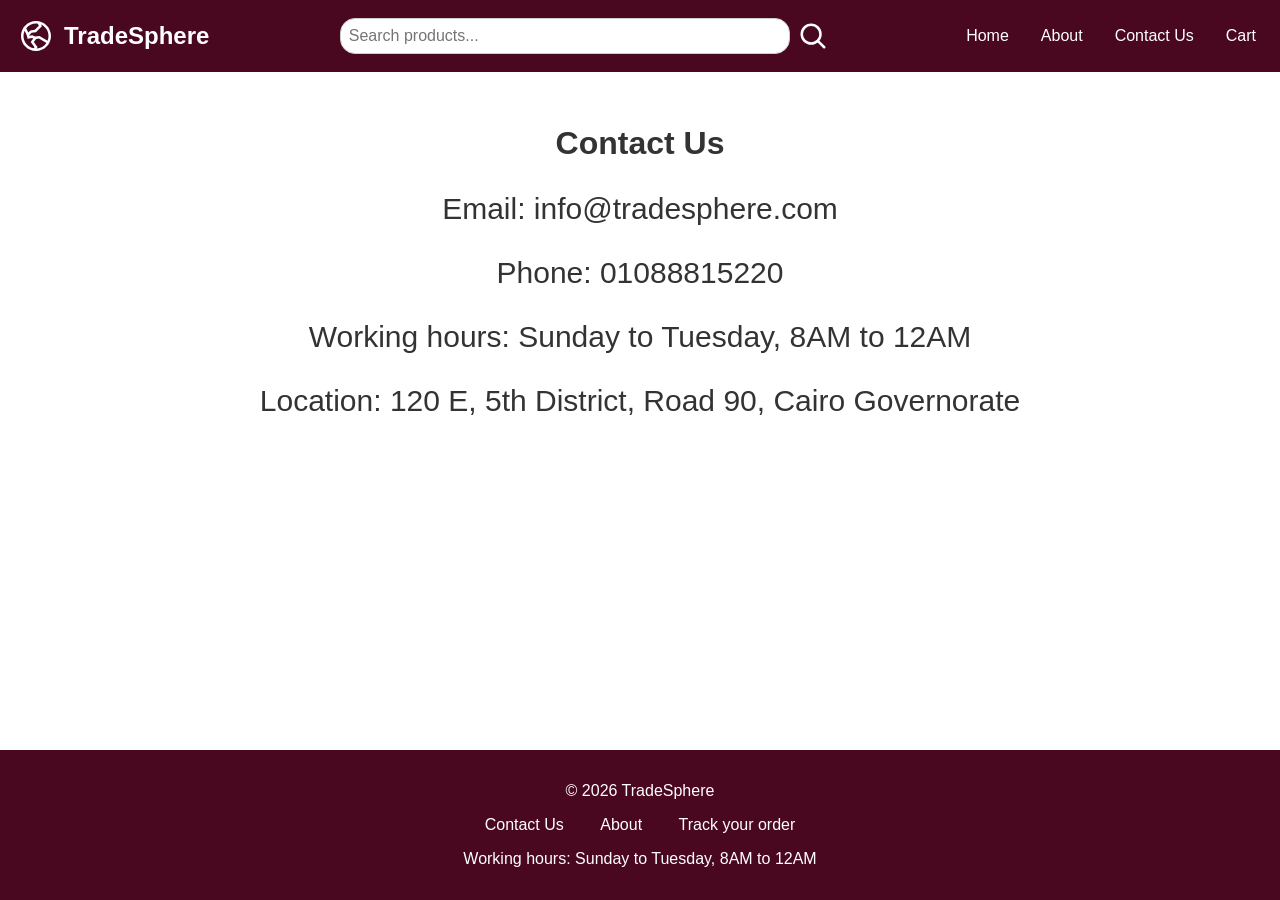
<file: contact.html>
<!DOCTYPE html>
<html lang="en">
<head>
    <meta charset="UTF-8">
    <meta name="viewport" content="width=device-width, initial-scale=1.0">
    <link rel="stylesheet" href="style.css">
    <title>Contact Us - TradeSphere</title>
</head>
<body>
    <header>
        <div class="name">
            <svg viewBox="0 0 24 24" fill="none" xmlns="http://www.w3.org/2000/svg"><g id="SVGRepo_bgCarrier" stroke-width="0"></g><g id="SVGRepo_tracerCarrier" stroke-linecap="round" stroke-linejoin="round"></g><g id="SVGRepo_iconCarrier"> <path fill-rule="evenodd" clip-rule="evenodd" d="M6.15407 7.30116C7.52877 5.59304 9.63674 4.5 12 4.5C12.365 4.5 12.7238 4.52607 13.0748 4.57644L13.7126 5.85192L11.2716 8.2929L8.6466 8.6679L7.36009 9.95441L6.15407 7.30116ZM5.2011 8.82954C4.75126 9.79256 4.5 10.8669 4.5 12C4.5 15.6945 7.17133 18.7651 10.6878 19.3856L11.0989 18.7195L8.8147 15.547L10.3741 13.5256L9.63268 13.1549L6.94027 13.6036L6.41366 11.4972L5.2011 8.82954ZM7.95559 11.4802L8.05962 11.8964L9.86722 11.5951L11.3726 12.3478L14.0824 11.9714L18.9544 14.8135C19.3063 13.9447 19.5 12.995 19.5 12C19.5 8.93729 17.6642 6.30336 15.033 5.13856L15.5377 6.1481L11.9787 9.70711L9.35371 10.0821L7.95559 11.4802ZM18.2539 16.1414C16.9774 18.0652 14.8369 19.366 12.3859 19.4902L12.9011 18.6555L10.6853 15.578L12.0853 13.7632L13.7748 13.5286L18.2539 16.1414ZM12 3C7.02944 3 3 7.02944 3 12C3 16.9706 7.02944 21 12 21C16.9706 21 21 16.9706 21 12C21 7.02944 16.9706 3 12 3Z" fill="#FFFFFF"></path> </g></svg>
            <div class="logo">TradeSphere</div>
        </div>
        <div class="search">
            <svg viewBox="0 0 24 24" fill="none" xmlns="http://www.w3.org/2000/svg"><g id="SVGRepo_bgCarrier" stroke-width="0"></g><g id="SVGRepo_tracerCarrier" stroke-linecap="round" stroke-linejoin="round"></g><g id="SVGRepo_iconCarrier"> <path d="M15.7955 15.8111L21 21M18 10.5C18 14.6421 14.6421 18 10.5 18C6.35786 18 3 14.6421 3 10.5C3 6.35786 6.35786 3 10.5 3C14.6421 3 18 6.35786 18 10.5Z" stroke="#ffffff" stroke-width="2" stroke-linecap="round" stroke-linejoin="round"></path> </g></svg>
            <input type="search" class="search-bar" placeholder="Search products...">
        </div>
        <nav>
            <a href="index.html" class="navBttns">Home</a>
            <a href="about.html" class="navBttns">About</a>
            <a href="contact.html" class="navBttns">Contact Us</a>
            <a href="cart.html" class="navBttns">Cart</a>
        </nav>
    </header>

    <div class="page-content">
        <h1>Contact Us</h1>
        <p>Email: info@tradesphere.com</p>
        <p>Phone: 01088815220</p>
        <p>Working hours: Sunday to Tuesday, 8AM to 12AM</p>
        <p>Location: 120 E, 5th District, Road 90, Cairo Governorate</p>
    </div>
    <footer>
        <p>© 2026 TradeSphere</p>
        <div class="footer-links">
            <a href="contact.html">Contact Us</a>
            <a href="about.html">About</a>
            <a>Track your order</a>
        </div>
        <p>Working hours: Sunday to Tuesday, 8AM to 12AM</p>
    </footer>
</body>
</html>
</file>
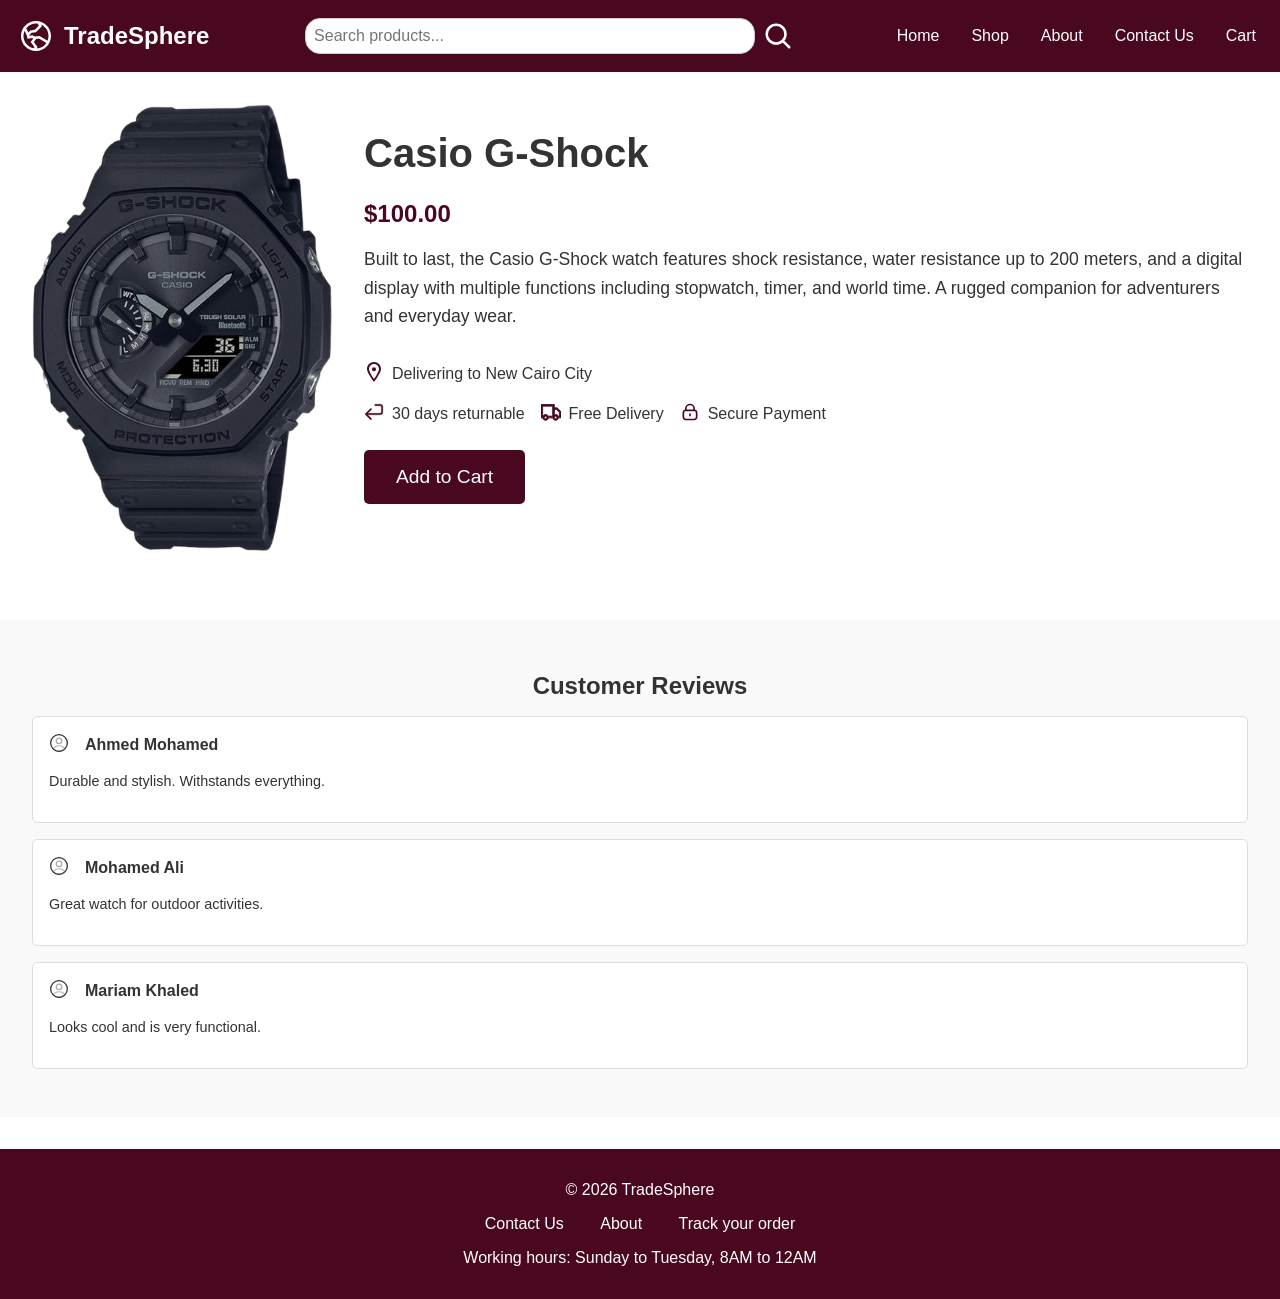
<file: gshock.html>
<!DOCTYPE html>
<html lang="en">
<head>
    <meta charset="UTF-8">
    <meta name="viewport" content="width=device-width, initial-scale=1.0">
    <link rel="stylesheet" href="style.css">
    <title>Casio G-Shock - TradeSphere</title>
</head>
<body>
    <header>
        <div class="name">
            <svg viewBox="0 0 24 24" fill="none" xmlns="http://www.w3.org/2000/svg"><g id="SVGRepo_bgCarrier" stroke-width="0"></g><g id="SVGRepo_tracerCarrier" stroke-linecap="round" stroke-linejoin="round"></g><g id="SVGRepo_iconCarrier"> <path fill-rule="evenodd" clip-rule="evenodd" d="M6.15407 7.30116C7.52877 5.59304 9.63674 4.5 12 4.5C12.365 4.5 12.7238 4.52607 13.0748 4.57644L13.7126 5.85192L11.2716 8.2929L8.6466 8.6679L7.36009 9.95441L6.15407 7.30116ZM5.2011 8.82954C4.75126 9.79256 4.5 10.8669 4.5 12C4.5 15.6945 7.17133 18.7651 10.6878 19.3856L11.0989 18.7195L8.8147 15.547L10.3741 13.5256L9.63268 13.1549L6.94027 13.6036L6.41366 11.4972L5.2011 8.82954ZM7.95559 11.4802L8.05962 11.8964L9.86722 11.5951L11.3726 12.3478L14.0824 11.9714L18.9544 14.8135C19.3063 13.9447 19.5 12.995 19.5 12C19.5 8.93729 17.6642 6.30336 15.033 5.13856L15.5377 6.1481L11.9787 9.70711L9.35371 10.0821L7.95559 11.4802ZM18.2539 16.1414C16.9774 18.0652 14.8369 19.366 12.3859 19.4902L12.9011 18.6555L10.6853 15.578 12.0853 13.7632L13.7748 13.5286L18.2539 16.1414ZM12 3C7.02944 3 3 7.02944 3 12C3 16.9706 7.02944 21 12 21C16.9706 21 21 16.9706 21 12C21 7.02944 16.9706 3 12 3Z" fill="#FFFFFF"></path> </g></svg>
            <div class="logo">TradeSphere</div>
        </div>
        <div class="search">
            <svg viewBox="0 0 24 24" fill="none" xmlns="http://www.w3.org/2000/svg"><g id="SVGRepo_bgCarrier" stroke-width="0"></g><g id="SVGRepo_tracerCarrier" stroke-linecap="round" stroke-linejoin="round"></g><g id="SVGRepo_iconCarrier"> <path d="M15.7955 15.8111L21 21M18 10.5C18 14.6421 14.6421 18 10.5 18C6.35786 18 3 14.6421 3 10.5C3 6.35786 6.35786 3 10.5 3C14.6421 3 18 6.35786 18 10.5Z" stroke="#ffffff" stroke-width="2" stroke-linecap="round" stroke-linejoin="round"></path> </g></svg>
            <input type="search" class="search-bar" placeholder="Search products...">
        </div>
        <nav>
            <a href="index.html" class="navBttns">Home</a>
            <a href="shop.html" class="navBttns">Shop</a>
            <a href="about.html" class="navBttns">About</a>
            <a href="contact.html" class="navBttns">Contact Us</a>
            <a href="cart.html" class="navBttns">Cart</a>
        </nav>
    </header>

    <div class="product-page">
        <div class="product-image">
            <img src="images/G Shock.png" alt="Casio G-Shock">
        </div>
        <div class="product-details">
            <h1>Casio G-Shock</h1>
            <p class="price">$100.00</p>
            <p class="description">Built to last, the Casio G-Shock watch features shock resistance, water resistance up to 200 meters, and a digital display with multiple functions including stopwatch, timer, and world time. A rugged companion for adventurers and everyday wear.</p>
            <div class="delivery-info">
                <span class="icon-placeholder"><svg viewBox="-3 0 20 20" version="1.1" xmlns="http://www.w3.org/2000/svg" xmlns:xlink="http://www.w3.org/1999/xlink" fill="#49081F"><g id="SVGRepo_bgCarrier" stroke-width="0"></g><g id="SVGRepo_tracerCarrier" stroke-linecap="round" stroke-linejoin="round"></g><g id="SVGRepo_iconCarrier"> <title>pin_sharp_circle [#624]</title> <desc>Created with Sketch.</desc> <defs> </defs> <g id="Page-1" stroke="none" stroke-width="1" fill="none" fill-rule="evenodd"> <g id="Dribbble-Light-Preview" transform="translate(-223.000000, -5439.000000)" fill="#49081F"> <g id="icons" transform="translate(56.000000, 160.000000)"> <path d="M176,5286.219 C176,5287.324 175.105,5288.219 174,5288.219 C172.895,5288.219 172,5287.324 172,5286.219 C172,5285.114 172.895,5284.219 174,5284.219 C175.105,5284.219 176,5285.114 176,5286.219 M174,5296 C174,5296 169,5289 169,5286 C169,5283.243 171.243,5281 174,5281 C176.757,5281 179,5283.243 179,5286 C179,5289 174,5296 174,5296 M174,5279 C170.134,5279 167,5282.134 167,5286 C167,5289.866 174,5299 174,5299 C174,5299 181,5289.866 181,5286 C181,5282.134 177.866,5279 174,5279" id="pin_sharp_circle-[#624]"> </path> </g> </g> </g> </g></svg></span> Delivering to New Cairo City
            </div>
            <div class="product-features">
                <div class="feature">
                    <span class="icon-placeholder"><svg fill="#49081F" viewBox="0 0 56 56" xmlns="http://www.w3.org/2000/svg" stroke="#49081F"><g id="SVGRepo_bgCarrier" stroke-width="0"></g><g id="SVGRepo_tracerCarrier" stroke-linecap="round" stroke-linejoin="round"></g><g id="SVGRepo_iconCarrier"><path d="M 19.2811 49.5156 C 20.5233 49.5156 21.3436 48.6719 21.3436 47.4531 C 21.3436 46.8438 21.1561 46.3984 20.7811 46.0234 L 14.0311 39.4375 L 9.5780 35.6406 L 15.0858 35.8750 L 44.9920 35.8750 C 50.4529 35.8750 52.7267 33.3672 52.7267 28.0703 L 52.7267 14.2188 C 52.7267 8.7578 50.4529 6.4844 44.9920 6.4844 L 31.8671 6.4844 C 30.5780 6.4844 29.7342 7.4219 29.7342 8.5703 C 29.7342 9.7188 30.5780 10.6562 31.8671 10.6562 L 44.9920 10.6562 C 47.4764 10.6562 48.5545 11.7344 48.5545 14.2188 L 48.5545 28.0703 C 48.5545 30.6250 47.4764 31.7031 44.9920 31.7031 L 15.0858 31.7031 L 9.5780 31.9375 L 14.0311 28.1406 L 20.7811 21.5547 C 21.1561 21.1797 21.3436 20.7109 21.3436 20.1016 C 21.3436 18.9062 20.5233 18.0391 19.2811 18.0391 C 18.7655 18.0391 18.1561 18.2969 17.7577 18.6953 L 3.9764 32.2188 C 3.5077 32.6640 3.2733 33.2031 3.2733 33.7891 C 3.2733 34.3516 3.5077 34.9140 3.9764 35.3594 L 17.7577 48.8828 C 18.1561 49.2813 18.7655 49.5156 19.2811 49.5156 Z"></path></g></svg></span> 30 days returnable
                </div>
                <div class="feature">
                    <span class="icon-placeholder"><svg fill="#49081F" height="200px" width="200px" version="1.1" id="XMLID_229_" xmlns="http://www.w3.org/2000/svg" xmlns:xlink="http://www.w3.org/1999/xlink" viewBox="0 0 24 24" xml:space="preserve" stroke="#49081F"><g id="SVGRepo_bgCarrier" stroke-width="0"></g><g id="SVGRepo_tracerCarrier" stroke-linecap="round" stroke-linejoin="round"></g><g id="SVGRepo_iconCarrier"> <g id="deliver"> <g> <path d="M17.6,22c-1.8,0-3.2-1.3-3.5-3H9c-0.2,1.7-1.7,3-3.5,3S2.3,20.7,2,19H0V3h16v4h3.4l4.6,4.6V19h-3 C20.8,20.7,19.3,22,17.6,22z M16.1,18.5c0,0.8,0.7,1.5,1.5,1.5c0.8,0,1.5-0.7,1.5-1.5S18.4,17,17.6,17 C16.8,17,16.1,17.7,16.1,18.5z M5.6,17c-0.8,0-1.5,0.7-1.5,1.5S4.8,20,5.6,20s1.5-0.7,1.5-1.5S6.4,17,5.6,17z M20.7,17H22v-4.6 L18.7,9h-2.6v6.3c0.5-0.2,1-0.3,1.5-0.3C19,15,20.2,15.8,20.7,17z M8.7,17H14V5H2v12h0.3c0.6-1.2,1.8-2,3.2-2S8.2,15.8,8.7,17z"></path> </g> </g> </g></svg></span> Free Delivery
                </div>
                <div class="feature">
                    <span class="icon-placeholder"><svg viewBox="0 0 24 24" fill="none" xmlns="http://www.w3.org/2000/svg"><g id="SVGRepo_bgCarrier" stroke-width="0"></g><g id="SVGRepo_tracerCarrier" stroke-linecap="round" stroke-linejoin="round"></g><g id="SVGRepo_iconCarrier"> <path d="M12 14.5V16.5M7 10.0288C7.47142 10 8.05259 10 8.8 10H15.2C15.9474 10 16.5286 10 17 10.0288M7 10.0288C6.41168 10.0647 5.99429 10.1455 5.63803 10.327C5.07354 10.6146 4.6146 11.0735 4.32698 11.638C4 12.2798 4 13.1198 4 14.8V16.2C4 17.8802 4 18.7202 4.32698 19.362C4.6146 19.9265 5.07354 20.3854 5.63803 20.673C6.27976 21 7.11984 21 8.8 21H15.2C16.8802 21 17.7202 21 18.362 20.673C18.9265 20.3854 19.3854 19.9265 19.673 19.362C20 18.7202 20 17.8802 20 16.2V14.8C20 13.1198 20 12.2798 19.673 11.638C19.3854 11.0735 18.9265 10.6146 18.362 10.327C18.0057 10.1455 17.5883 10.0647 17 10.0288M7 10.0288V8C7 5.23858 9.23858 3 12 3C14.7614 3 17 5.23858 17 8V10.0288" stroke="#49081F" stroke-width="2" stroke-linecap="round" stroke-linejoin="round"></path> </g></svg></span> Secure Payment
                </div>
            </div>
            <button class="add-to-cart-btn">Add to Cart</button>
        </div>
    </div>

    <div class="reviews">
        <h2>Customer Reviews</h2>
        <div class="review">
            <div class="reviewer">
                <span class="icon-placeholder"><svg viewBox="0 0 24 24" fill="none" xmlns="http://www.w3.org/2000/svg"><g id="SVGRepo_bgCarrier" stroke-width="0"></g><g id="SVGRepo_tracerCarrier" stroke-linecap="round" stroke-linejoin="round"></g><g id="SVGRepo_iconCarrier"> <path opacity="0.4" d="M12.1207 12.78C12.0507 12.77 11.9607 12.77 11.8807 12.78C10.1207 12.72 8.7207 11.28 8.7207 9.50998C8.7207 7.69998 10.1807 6.22998 12.0007 6.22998C13.8107 6.22998 15.2807 7.69998 15.2807 9.50998C15.2707 11.28 13.8807 12.72 12.1207 12.78Z" stroke="#292D32" stroke-width="1.5" stroke-linecap="round" stroke-linejoin="round"></path> <path opacity="0.34" d="M18.7398 19.3801C16.9598 21.0101 14.5998 22.0001 11.9998 22.0001C9.39977 22.0001 7.03977 21.0101 5.25977 19.3801C5.35977 18.4401 5.95977 17.5201 7.02977 16.8001C9.76977 14.9801 14.2498 14.9801 16.9698 16.8001C18.0398 17.5201 18.6398 18.4401 18.7398 19.3801Z" stroke="#292D32" stroke-width="1.5" stroke-linecap="round" stroke-linejoin="round"></path> <path d="M12 22C17.5228 22 22 17.5228 22 12C22 6.47715 17.5228 2 12 2C6.47715 2 2 6.47715 2 12C2 17.5228 6.47715 22 12 22Z" stroke="#292D32" stroke-width="1.5" stroke-linecap="round" stroke-linejoin="round"></path> </g></svg></span>
                <span class="name">Ahmed Mohamed</span>
            </div>
            <p class="review-text">Durable and stylish. Withstands everything.</p>
        </div>
        <div class="review">
            <div class="reviewer">
                <span class="icon-placeholder"><svg viewBox="0 0 24 24" fill="none" xmlns="http://www.w3.org/2000/svg"><g id="SVGRepo_bgCarrier" stroke-width="0"></g><g id="SVGRepo_tracerCarrier" stroke-linecap="round" stroke-linejoin="round"></g><g id="SVGRepo_iconCarrier"> <path opacity="0.4" d="M12.1207 12.78C12.0507 12.77 11.9607 12.77 11.8807 12.78C10.1207 12.72 8.7207 11.28 8.7207 9.50998C8.7207 7.69998 10.1807 6.22998 12.0007 6.22998C13.8107 6.22998 15.2807 7.69998 15.2807 9.50998C15.2707 11.28 13.8807 12.72 12.1207 12.78Z" stroke="#292D32" stroke-width="1.5" stroke-linecap="round" stroke-linejoin="round"></path> <path opacity="0.34" d="M18.7398 19.3801C16.9598 21.0101 14.5998 22.0001 11.9998 22.0001C9.39977 22.0001 7.03977 21.0101 5.25977 19.3801C5.35977 18.4401 5.95977 17.5201 7.02977 16.8001C9.76977 14.9801 14.2498 14.9801 16.9698 16.8001C18.0398 17.5201 18.6398 18.4401 18.7398 19.3801Z" stroke="#292D32" stroke-width="1.5" stroke-linecap="round" stroke-linejoin="round"></path> <path d="M12 22C17.5228 22 22 17.5228 22 12C22 6.47715 17.5228 2 12 2C6.47715 2 2 6.47715 2 12C2 17.5228 6.47715 22 12 22Z" stroke="#292D32" stroke-width="1.5" stroke-linecap="round" stroke-linejoin="round"></path> </g></svg></span>
                <span class="name">Mohamed Ali</span>
            </div>
            <p class="review-text">Great watch for outdoor activities.</p>
        </div>
        <div class="review">
            <div class="reviewer">
                <span class="icon-placeholder"><svg viewBox="0 0 24 24" fill="none" xmlns="http://www.w3.org/2000/svg"><g id="SVGRepo_bgCarrier" stroke-width="0"></g><g id="SVGRepo_tracerCarrier" stroke-linecap="round" stroke-linejoin="round"></g><g id="SVGRepo_iconCarrier"> <path opacity="0.4" d="M12.1207 12.78C12.0507 12.77 11.9607 12.77 11.8807 12.78C10.1207 12.72 8.7207 11.28 8.7207 9.50998C8.7207 7.69998 10.1807 6.22998 12.0007 6.22998C13.8107 6.22998 15.2807 7.69998 15.2807 9.50998C15.2707 11.28 13.8807 12.72 12.1207 12.78Z" stroke="#292D32" stroke-width="1.5" stroke-linecap="round" stroke-linejoin="round"></path> <path opacity="0.34" d="M18.7398 19.3801C16.9598 21.0101 14.5998 22.0001 11.9998 22.0001C9.39977 22.0001 7.03977 21.0101 5.25977 19.3801C5.35977 18.4401 5.95977 17.5201 7.02977 16.8001C9.76977 14.9801 14.2498 14.9801 16.9698 16.8001C18.0398 17.5201 18.6398 18.4401 18.7398 19.3801Z" stroke="#292D32" stroke-width="1.5" stroke-linecap="round" stroke-linejoin="round"></path> <path d="M12 22C17.5228 22 22 17.5228 22 12C22 6.47715 17.5228 2 12 2C6.47715 2 2 6.47715 2 12C2 17.5228 6.47715 22 12 22Z" stroke="#292D32" stroke-width="1.5" stroke-linecap="round" stroke-linejoin="round"></path> </g></svg></span>
                <span class="name">Mariam Khaled</span>
            </div>
            <p class="review-text">Looks cool and is very functional.</p>
        </div>
    </div>

    <footer>
        <p>© 2026 TradeSphere</p>
        <div class="footer-links">
            <a href="contact.html">Contact Us</a>
            <a href="about.html">About</a>
            <a>Track your order</a>
        </div>
        <p>Working hours: Sunday to Tuesday, 8AM to 12AM</p>
    </footer>
</body>
</html>
</file>
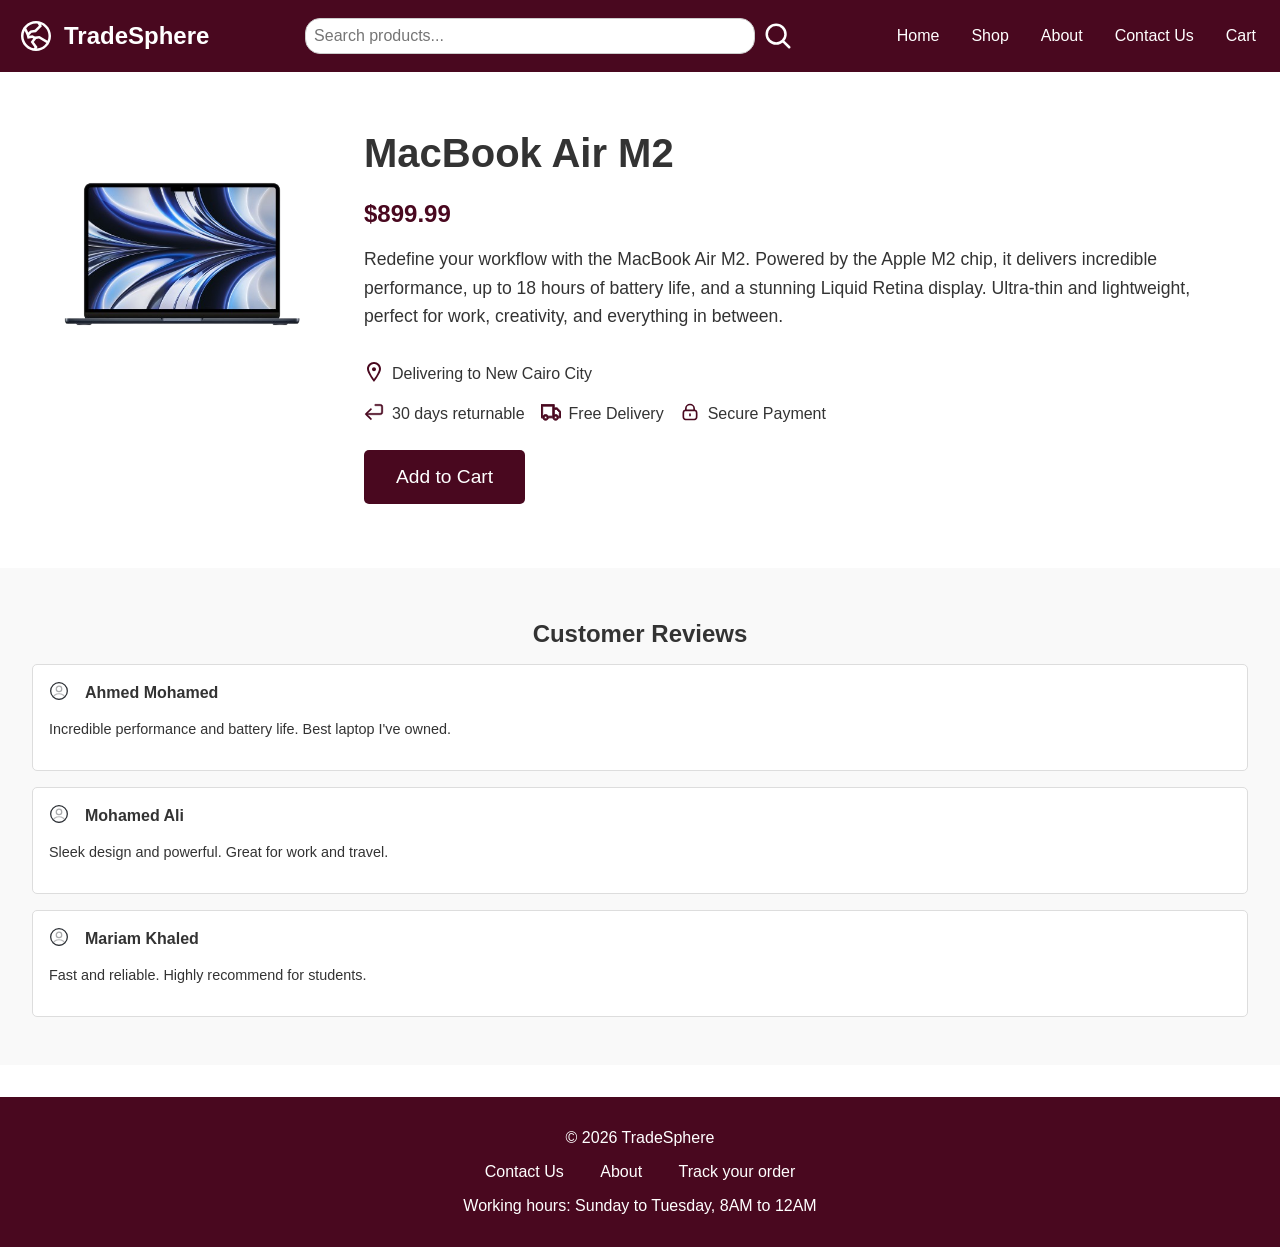
<file: macbook.html>
<!DOCTYPE html>
<html lang="en">
<head>
    <meta charset="UTF-8">
    <meta name="viewport" content="width=device-width, initial-scale=1.0">
    <link rel="stylesheet" href="style.css">
    <title>MacBook Air M2 - TradeSphere</title>
</head>
<body>
    <header>
        <div class="name">
            <svg viewBox="0 0 24 24" fill="none" xmlns="http://www.w3.org/2000/svg"><g id="SVGRepo_bgCarrier" stroke-width="0"></g><g id="SVGRepo_tracerCarrier" stroke-linecap="round" stroke-linejoin="round"></g><g id="SVGRepo_iconCarrier"> <path fill-rule="evenodd" clip-rule="evenodd" d="M6.15407 7.30116C7.52877 5.59304 9.63674 4.5 12 4.5C12.365 4.5 12.7238 4.52607 13.0748 4.57644L13.7126 5.85192L11.2716 8.2929L8.6466 8.6679L7.36009 9.95441L6.15407 7.30116ZM5.2011 8.82954C4.75126 9.79256 4.5 10.8669 4.5 12C4.5 15.6945 7.17133 18.7651 10.6878 19.3856L11.0989 18.7195L8.8147 15.547L10.3741 13.5256L9.63268 13.1549L6.94027 13.6036L6.41366 11.4972L5.2011 8.82954ZM7.95559 11.4802L8.05962 11.8964L9.86722 11.5951L11.3726 12.3478L14.0824 11.9714L18.9544 14.8135C19.3063 13.9447 19.5 12.995 19.5 12C19.5 8.93729 17.6642 6.30336 15.033 5.13856L15.5377 6.1481L11.9787 9.70711L9.35371 10.0821L7.95559 11.4802ZM18.2539 16.1414C16.9774 18.0652 14.8369 19.366 12.3859 19.4902L12.9011 18.6555L10.6853 15.578 12.0853 13.7632L13.7748 13.5286L18.2539 16.1414ZM12 3C7.02944 3 3 7.02944 3 12C3 16.9706 7.02944 21 12 21C16.9706 21 21 16.9706 21 12C21 7.02944 16.9706 3 12 3Z" fill="#FFFFFF"></path> </g></svg>
            <div class="logo">TradeSphere</div>
        </div>
        <div class="search">
            <svg viewBox="0 0 24 24" fill="none" xmlns="http://www.w3.org/2000/svg"><g id="SVGRepo_bgCarrier" stroke-width="0"></g><g id="SVGRepo_tracerCarrier" stroke-linecap="round" stroke-linejoin="round"></g><g id="SVGRepo_iconCarrier"> <path d="M15.7955 15.8111L21 21M18 10.5C18 14.6421 14.6421 18 10.5 18C6.35786 18 3 14.6421 3 10.5C3 6.35786 6.35786 3 10.5 3C14.6421 3 18 6.35786 18 10.5Z" stroke="#ffffff" stroke-width="2" stroke-linecap="round" stroke-linejoin="round"></path> </g></svg>
            <input type="search" class="search-bar" placeholder="Search products...">
        </div>
        <nav>
            <a href="index.html" class="navBttns">Home</a>
            <a href="shop.html" class="navBttns">Shop</a>
            <a href="about.html" class="navBttns">About</a>
            <a href="contact.html" class="navBttns">Contact Us</a>
            <a href="cart.html" class="navBttns">Cart</a>
        </nav>
    </header>

    <div class="product-page">
        <div class="product-image">
            <img src="images/macbook.png" alt="MacBook Air M2">
        </div>
        <div class="product-details">
            <h1>MacBook Air M2</h1>
            <p class="price">$899.99</p>
            <p class="description">Redefine your workflow with the MacBook Air M2. Powered by the Apple M2 chip, it delivers incredible performance, up to 18 hours of battery life, and a stunning Liquid Retina display. Ultra-thin and lightweight, perfect for work, creativity, and everything in between.</p>
            <div class="delivery-info">
                <span class="icon-placeholder"><svg viewBox="-3 0 20 20" version="1.1" xmlns="http://www.w3.org/2000/svg" xmlns:xlink="http://www.w3.org/1999/xlink" fill="#49081F"><g id="SVGRepo_bgCarrier" stroke-width="0"></g><g id="SVGRepo_tracerCarrier" stroke-linecap="round" stroke-linejoin="round"></g><g id="SVGRepo_iconCarrier"> <title>pin_sharp_circle [#624]</title> <desc>Created with Sketch.</desc> <defs> </defs> <g id="Page-1" stroke="none" stroke-width="1" fill="none" fill-rule="evenodd"> <g id="Dribbble-Light-Preview" transform="translate(-223.000000, -5439.000000)" fill="#49081F"> <g id="icons" transform="translate(56.000000, 160.000000)"> <path d="M176,5286.219 C176,5287.324 175.105,5288.219 174,5288.219 C172.895,5288.219 172,5287.324 172,5286.219 C172,5285.114 172.895,5284.219 174,5284.219 C175.105,5284.219 176,5285.114 176,5286.219 M174,5296 C174,5296 169,5289 169,5286 C169,5283.243 171.243,5281 174,5281 C176.757,5281 179,5283.243 179,5286 C179,5289 174,5296 174,5296 M174,5279 C170.134,5279 167,5282.134 167,5286 C167,5289.866 174,5299 174,5299 C174,5299 181,5289.866 181,5286 C181,5282.134 177.866,5279 174,5279" id="pin_sharp_circle-[#624]"> </path> </g> </g> </g> </g></svg></span> Delivering to New Cairo City
            </div>
            <div class="product-features">
                <div class="feature">
                    <span class="icon-placeholder"><svg fill="#49081F" viewBox="0 0 56 56" xmlns="http://www.w3.org/2000/svg" stroke="#49081F"><g id="SVGRepo_bgCarrier" stroke-width="0"></g><g id="SVGRepo_tracerCarrier" stroke-linecap="round" stroke-linejoin="round"></g><g id="SVGRepo_iconCarrier"><path d="M 19.2811 49.5156 C 20.5233 49.5156 21.3436 48.6719 21.3436 47.4531 C 21.3436 46.8438 21.1561 46.3984 20.7811 46.0234 L 14.0311 39.4375 L 9.5780 35.6406 L 15.0858 35.8750 L 44.9920 35.8750 C 50.4529 35.8750 52.7267 33.3672 52.7267 28.0703 L 52.7267 14.2188 C 52.7267 8.7578 50.4529 6.4844 44.9920 6.4844 L 31.8671 6.4844 C 30.5780 6.4844 29.7342 7.4219 29.7342 8.5703 C 29.7342 9.7188 30.5780 10.6562 31.8671 10.6562 L 44.9920 10.6562 C 47.4764 10.6562 48.5545 11.7344 48.5545 14.2188 L 48.5545 28.0703 C 48.5545 30.6250 47.4764 31.7031 44.9920 31.7031 L 15.0858 31.7031 L 9.5780 31.9375 L 14.0311 28.1406 L 20.7811 21.5547 C 21.1561 21.1797 21.3436 20.7109 21.3436 20.1016 C 21.3436 18.9062 20.5233 18.0391 19.2811 18.0391 C 18.7655 18.0391 18.1561 18.2969 17.7577 18.6953 L 3.9764 32.2188 C 3.5077 32.6640 3.2733 33.2031 3.2733 33.7891 C 3.2733 34.3516 3.5077 34.9140 3.9764 35.3594 L 17.7577 48.8828 C 18.1561 49.2813 18.7655 49.5156 19.2811 49.5156 Z"></path></g></svg></span> 30 days returnable
                </div>
                <div class="feature">
                    <span class="icon-placeholder"><svg fill="#49081F" height="200px" width="200px" version="1.1" id="XMLID_229_" xmlns="http://www.w3.org/2000/svg" xmlns:xlink="http://www.w3.org/1999/xlink" viewBox="0 0 24 24" xml:space="preserve" stroke="#49081F"><g id="SVGRepo_bgCarrier" stroke-width="0"></g><g id="SVGRepo_tracerCarrier" stroke-linecap="round" stroke-linejoin="round"></g><g id="SVGRepo_iconCarrier"> <g id="deliver"> <g> <path d="M17.6,22c-1.8,0-3.2-1.3-3.5-3H9c-0.2,1.7-1.7,3-3.5,3S2.3,20.7,2,19H0V3h16v4h3.4l4.6,4.6V19h-3 C20.8,20.7,19.3,22,17.6,22z M16.1,18.5c0,0.8,0.7,1.5,1.5,1.5c0.8,0,1.5-0.7,1.5-1.5S18.4,17,17.6,17 C16.8,17,16.1,17.7,16.1,18.5z M5.6,17c-0.8,0-1.5,0.7-1.5,1.5S4.8,20,5.6,20s1.5-0.7,1.5-1.5S6.4,17,5.6,17z M20.7,17H22v-4.6 L18.7,9h-2.6v6.3c0.5-0.2,1-0.3,1.5-0.3C19,15,20.2,15.8,20.7,17z M8.7,17H14V5H2v12h0.3c0.6-1.2,1.8-2,3.2-2S8.2,15.8,8.7,17z"></path> </g> </g> </g></svg></span> Free Delivery
                </div>
                <div class="feature">
                    <span class="icon-placeholder"><svg viewBox="0 0 24 24" fill="none" xmlns="http://www.w3.org/2000/svg"><g id="SVGRepo_bgCarrier" stroke-width="0"></g><g id="SVGRepo_tracerCarrier" stroke-linecap="round" stroke-linejoin="round"></g><g id="SVGRepo_iconCarrier"> <path d="M12 14.5V16.5M7 10.0288C7.47142 10 8.05259 10 8.8 10H15.2C15.9474 10 16.5286 10 17 10.0288M7 10.0288C6.41168 10.0647 5.99429 10.1455 5.63803 10.327C5.07354 10.6146 4.6146 11.0735 4.32698 11.638C4 12.2798 4 13.1198 4 14.8V16.2C4 17.8802 4 18.7202 4.32698 19.362C4.6146 19.9265 5.07354 20.3854 5.63803 20.673C6.27976 21 7.11984 21 8.8 21H15.2C16.8802 21 17.7202 21 18.362 20.673C18.9265 20.3854 19.3854 19.9265 19.673 19.362C20 18.7202 20 17.8802 20 16.2V14.8C20 13.1198 20 12.2798 19.673 11.638C19.3854 11.0735 18.9265 10.6146 18.362 10.327C18.0057 10.1455 17.5883 10.0647 17 10.0288M7 10.0288V8C7 5.23858 9.23858 3 12 3C14.7614 3 17 5.23858 17 8V10.0288" stroke="#49081F" stroke-width="2" stroke-linecap="round" stroke-linejoin="round"></path> </g></svg></span> Secure Payment
                </div>
            </div>
            <button class="add-to-cart-btn">Add to Cart</button>
        </div>
    </div>

    <div class="reviews">
        <h2>Customer Reviews</h2>
        <div class="review">
            <div class="reviewer">
                <span class="icon-placeholder"><svg viewBox="0 0 24 24" fill="none" xmlns="http://www.w3.org/2000/svg"><g id="SVGRepo_bgCarrier" stroke-width="0"></g><g id="SVGRepo_tracerCarrier" stroke-linecap="round" stroke-linejoin="round"></g><g id="SVGRepo_iconCarrier"> <path opacity="0.4" d="M12.1207 12.78C12.0507 12.77 11.9607 12.77 11.8807 12.78C10.1207 12.72 8.7207 11.28 8.7207 9.50998C8.7207 7.69998 10.1807 6.22998 12.0007 6.22998C13.8107 6.22998 15.2807 7.69998 15.2807 9.50998C15.2707 11.28 13.8807 12.72 12.1207 12.78Z" stroke="#292D32" stroke-width="1.5" stroke-linecap="round" stroke-linejoin="round"></path> <path opacity="0.34" d="M18.7398 19.3801C16.9598 21.0101 14.5998 22.0001 11.9998 22.0001C9.39977 22.0001 7.03977 21.0101 5.25977 19.3801C5.35977 18.4401 5.95977 17.5201 7.02977 16.8001C9.76977 14.9801 14.2498 14.9801 16.9698 16.8001C18.0398 17.5201 18.6398 18.4401 18.7398 19.3801Z" stroke="#292D32" stroke-width="1.5" stroke-linecap="round" stroke-linejoin="round"></path> <path d="M12 22C17.5228 22 22 17.5228 22 12C22 6.47715 17.5228 2 12 2C6.47715 2 2 6.47715 2 12C2 17.5228 6.47715 22 12 22Z" stroke="#292D32" stroke-width="1.5" stroke-linecap="round" stroke-linejoin="round"></path> </g></svg></span>
                <span class="name">Ahmed Mohamed</span>
            </div>
            <p class="review-text">Incredible performance and battery life. Best laptop I've owned.</p>
        </div>
        <div class="review">
            <div class="reviewer">
                <span class="icon-placeholder"><svg viewBox="0 0 24 24" fill="none" xmlns="http://www.w3.org/2000/svg"><g id="SVGRepo_bgCarrier" stroke-width="0"></g><g id="SVGRepo_tracerCarrier" stroke-linecap="round" stroke-linejoin="round"></g><g id="SVGRepo_iconCarrier"> <path opacity="0.4" d="M12.1207 12.78C12.0507 12.77 11.9607 12.77 11.8807 12.78C10.1207 12.72 8.7207 11.28 8.7207 9.50998C8.7207 7.69998 10.1807 6.22998 12.0007 6.22998C13.8107 6.22998 15.2807 7.69998 15.2807 9.50998C15.2707 11.28 13.8807 12.72 12.1207 12.78Z" stroke="#292D32" stroke-width="1.5" stroke-linecap="round" stroke-linejoin="round"></path> <path opacity="0.34" d="M18.7398 19.3801C16.9598 21.0101 14.5998 22.0001 11.9998 22.0001C9.39977 22.0001 7.03977 21.0101 5.25977 19.3801C5.35977 18.4401 5.95977 17.5201 7.02977 16.8001C9.76977 14.9801 14.2498 14.9801 16.9698 16.8001C18.0398 17.5201 18.6398 18.4401 18.7398 19.3801Z" stroke="#292D32" stroke-width="1.5" stroke-linecap="round" stroke-linejoin="round"></path> <path d="M12 22C17.5228 22 22 17.5228 22 12C22 6.47715 17.5228 2 12 2C6.47715 2 2 6.47715 2 12C2 17.5228 6.47715 22 12 22Z" stroke="#292D32" stroke-width="1.5" stroke-linecap="round" stroke-linejoin="round"></path> </g></svg></span>
                <span class="name">Mohamed Ali</span>
            </div>
            <p class="review-text">Sleek design and powerful. Great for work and travel.</p>
        </div>
        <div class="review">
            <div class="reviewer">
                <span class="icon-placeholder"><svg viewBox="0 0 24 24" fill="none" xmlns="http://www.w3.org/2000/svg"><g id="SVGRepo_bgCarrier" stroke-width="0"></g><g id="SVGRepo_tracerCarrier" stroke-linecap="round" stroke-linejoin="round"></g><g id="SVGRepo_iconCarrier"> <path opacity="0.4" d="M12.1207 12.78C12.0507 12.77 11.9607 12.77 11.8807 12.78C10.1207 12.72 8.7207 11.28 8.7207 9.50998C8.7207 7.69998 10.1807 6.22998 12.0007 6.22998C13.8107 6.22998 15.2807 7.69998 15.2807 9.50998C15.2707 11.28 13.8807 12.72 12.1207 12.78Z" stroke="#292D32" stroke-width="1.5" stroke-linecap="round" stroke-linejoin="round"></path> <path opacity="0.34" d="M18.7398 19.3801C16.9598 21.0101 14.5998 22.0001 11.9998 22.0001C9.39977 22.0001 7.03977 21.0101 5.25977 19.3801C5.35977 18.4401 5.95977 17.5201 7.02977 16.8001C9.76977 14.9801 14.2498 14.9801 16.9698 16.8001C18.0398 17.5201 18.6398 18.4401 18.7398 19.3801Z" stroke="#292D32" stroke-width="1.5" stroke-linecap="round" stroke-linejoin="round"></path> <path d="M12 22C17.5228 22 22 17.5228 22 12C22 6.47715 17.5228 2 12 2C6.47715 2 2 6.47715 2 12C2 17.5228 6.47715 22 12 22Z" stroke="#292D32" stroke-width="1.5" stroke-linecap="round" stroke-linejoin="round"></path> </g></svg></span>
                <span class="name">Mariam Khaled</span>
            </div>
            <p class="review-text">Fast and reliable. Highly recommend for students.</p>
        </div>
    </div>

    <footer>
        <p>© 2026 TradeSphere</p>
        <div class="footer-links">
            <a href="contact.html">Contact Us</a>
            <a href="about.html">About</a>
            <a>Track your order</a>
        </div>
        <p>Working hours: Sunday to Tuesday, 8AM to 12AM</p>
    </footer>
</body>
</html>
</file>
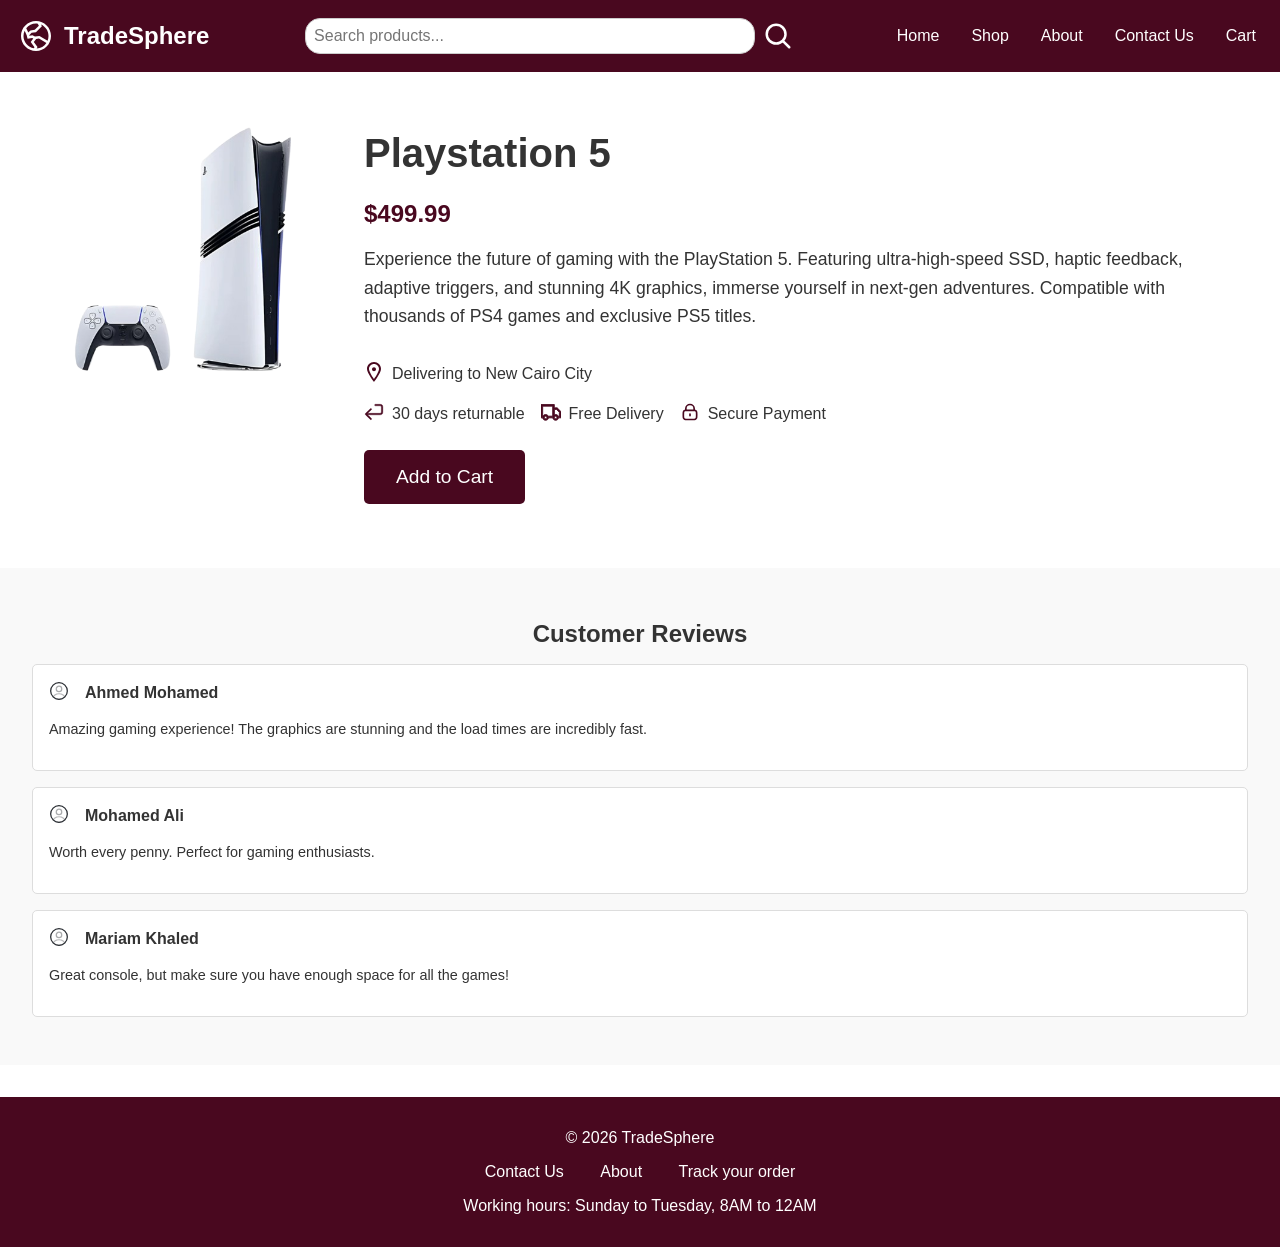
<file: ps5.html>
<!DOCTYPE html>
<html lang="en">
<head>
    <meta charset="UTF-8">
    <meta name="viewport" content="width=device-width, initial-scale=1.0">
    <link rel="stylesheet" href="style.css">
    <title>Playstation 5 - TradeSphere</title>
</head>
<body>
    <header>
        <div class="name">
            <svg viewBox="0 0 24 24" fill="none" xmlns="http://www.w3.org/2000/svg"><g id="SVGRepo_bgCarrier" stroke-width="0"></g><g id="SVGRepo_tracerCarrier" stroke-linecap="round" stroke-linejoin="round"></g><g id="SVGRepo_iconCarrier"> <path fill-rule="evenodd" clip-rule="evenodd" d="M6.15407 7.30116C7.52877 5.59304 9.63674 4.5 12 4.5C12.365 4.5 12.7238 4.52607 13.0748 4.57644L13.7126 5.85192L11.2716 8.2929L8.6466 8.6679L7.36009 9.95441L6.15407 7.30116ZM5.2011 8.82954C4.75126 9.79256 4.5 10.8669 4.5 12C4.5 15.6945 7.17133 18.7651 10.6878 19.3856L11.0989 18.7195L8.8147 15.547L10.3741 13.5256L9.63268 13.1549L6.94027 13.6036L6.41366 11.4972L5.2011 8.82954ZM7.95559 11.4802L8.05962 11.8964L9.86722 11.5951L11.3726 12.3478L14.0824 11.9714L18.9544 14.8135C19.3063 13.9447 19.5 12.995 19.5 12C19.5 8.93729 17.6642 6.30336 15.033 5.13856L15.5377 6.1481L11.9787 9.70711L9.35371 10.0821L7.95559 11.4802ZM18.2539 16.1414C16.9774 18.0652 14.8369 19.366 12.3859 19.4902L12.9011 18.6555L10.6853 15.578 12.0853 13.7632L13.7748 13.5286L18.2539 16.1414ZM12 3C7.02944 3 3 7.02944 3 12C3 16.9706 7.02944 21 12 21C16.9706 21 21 16.9706 21 12C21 7.02944 16.9706 3 12 3Z" fill="#FFFFFF"></path> </g></svg>
            <div class="logo">TradeSphere</div>
        </div>
        <div class="search">
            <svg viewBox="0 0 24 24" fill="none" xmlns="http://www.w3.org/2000/svg"><g id="SVGRepo_bgCarrier" stroke-width="0"></g><g id="SVGRepo_tracerCarrier" stroke-linecap="round" stroke-linejoin="round"></g><g id="SVGRepo_iconCarrier"> <path d="M15.7955 15.8111L21 21M18 10.5C18 14.6421 14.6421 18 10.5 18C6.35786 18 3 14.6421 3 10.5C3 6.35786 6.35786 3 10.5 3C14.6421 3 18 6.35786 18 10.5Z" stroke="#ffffff" stroke-width="2" stroke-linecap="round" stroke-linejoin="round"></path> </g></svg>
            <input type="search" class="search-bar" placeholder="Search products...">
        </div>
        <nav>
            <a href="index.html" class="navBttns">Home</a>
            <a href="shop.html" class="navBttns">Shop</a>
            <a href="about.html" class="navBttns">About</a>
            <a href="contact.html" class="navBttns">Contact Us</a>
            <a href="cart.html" class="navBttns">Cart</a>
        </nav>
    </header>

    <div class="product-page">
        <div class="product-image">
            <img src="images/ps5.png" alt="Playstation 5">
        </div>
        <div class="product-details">
            <h1>Playstation 5</h1>
            <p class="price">$499.99</p>
            <p class="description">Experience the future of gaming with the PlayStation 5. Featuring ultra-high-speed SSD, haptic feedback, adaptive triggers, and stunning 4K graphics, immerse yourself in next-gen adventures. Compatible with thousands of PS4 games and exclusive PS5 titles.</p>
            <div class="delivery-info">
                <span class="icon-placeholder"><svg viewBox="-3 0 20 20" version="1.1" xmlns="http://www.w3.org/2000/svg" xmlns:xlink="http://www.w3.org/1999/xlink" fill="#49081F"><g id="SVGRepo_bgCarrier" stroke-width="0"></g><g id="SVGRepo_tracerCarrier" stroke-linecap="round" stroke-linejoin="round"></g><g id="SVGRepo_iconCarrier"> <title>pin_sharp_circle [#624]</title> <desc>Created with Sketch.</desc> <defs> </defs> <g id="Page-1" stroke="none" stroke-width="1" fill="none" fill-rule="evenodd"> <g id="Dribbble-Light-Preview" transform="translate(-223.000000, -5439.000000)" fill="#49081F"> <g id="icons" transform="translate(56.000000, 160.000000)"> <path d="M176,5286.219 C176,5287.324 175.105,5288.219 174,5288.219 C172.895,5288.219 172,5287.324 172,5286.219 C172,5285.114 172.895,5284.219 174,5284.219 C175.105,5284.219 176,5285.114 176,5286.219 M174,5296 C174,5296 169,5289 169,5286 C169,5283.243 171.243,5281 174,5281 C176.757,5281 179,5283.243 179,5286 C179,5289 174,5296 174,5296 M174,5279 C170.134,5279 167,5282.134 167,5286 C167,5289.866 174,5299 174,5299 C174,5299 181,5289.866 181,5286 C181,5282.134 177.866,5279 174,5279" id="pin_sharp_circle-[#624]"> </path> </g> </g> </g> </g></svg></span> Delivering to New Cairo City
            </div>
            <div class="product-features">
                <div class="feature">
                    <span class="icon-placeholder"><svg fill="#49081F" viewBox="0 0 56 56" xmlns="http://www.w3.org/2000/svg" stroke="#49081F"><g id="SVGRepo_bgCarrier" stroke-width="0"></g><g id="SVGRepo_tracerCarrier" stroke-linecap="round" stroke-linejoin="round"></g><g id="SVGRepo_iconCarrier"><path d="M 19.2811 49.5156 C 20.5233 49.5156 21.3436 48.6719 21.3436 47.4531 C 21.3436 46.8438 21.1561 46.3984 20.7811 46.0234 L 14.0311 39.4375 L 9.5780 35.6406 L 15.0858 35.8750 L 44.9920 35.8750 C 50.4529 35.8750 52.7267 33.3672 52.7267 28.0703 L 52.7267 14.2188 C 52.7267 8.7578 50.4529 6.4844 44.9920 6.4844 L 31.8671 6.4844 C 30.5780 6.4844 29.7342 7.4219 29.7342 8.5703 C 29.7342 9.7188 30.5780 10.6562 31.8671 10.6562 L 44.9920 10.6562 C 47.4764 10.6562 48.5545 11.7344 48.5545 14.2188 L 48.5545 28.0703 C 48.5545 30.6250 47.4764 31.7031 44.9920 31.7031 L 15.0858 31.7031 L 9.5780 31.9375 L 14.0311 28.1406 L 20.7811 21.5547 C 21.1561 21.1797 21.3436 20.7109 21.3436 20.1016 C 21.3436 18.9062 20.5233 18.0391 19.2811 18.0391 C 18.7655 18.0391 18.1561 18.2969 17.7577 18.6953 L 3.9764 32.2188 C 3.5077 32.6640 3.2733 33.2031 3.2733 33.7891 C 3.2733 34.3516 3.5077 34.9140 3.9764 35.3594 L 17.7577 48.8828 C 18.1561 49.2813 18.7655 49.5156 19.2811 49.5156 Z"></path></g></svg></span> 30 days returnable
                </div>
                <div class="feature">
                    <span class="icon-placeholder"><svg fill="#49081F" height="200px" width="200px" version="1.1" id="XMLID_229_" xmlns="http://www.w3.org/2000/svg" xmlns:xlink="http://www.w3.org/1999/xlink" viewBox="0 0 24 24" xml:space="preserve" stroke="#49081F"><g id="SVGRepo_bgCarrier" stroke-width="0"></g><g id="SVGRepo_tracerCarrier" stroke-linecap="round" stroke-linejoin="round"></g><g id="SVGRepo_iconCarrier"> <g id="deliver"> <g> <path d="M17.6,22c-1.8,0-3.2-1.3-3.5-3H9c-0.2,1.7-1.7,3-3.5,3S2.3,20.7,2,19H0V3h16v4h3.4l4.6,4.6V19h-3 C20.8,20.7,19.3,22,17.6,22z M16.1,18.5c0,0.8,0.7,1.5,1.5,1.5c0.8,0,1.5-0.7,1.5-1.5S18.4,17,17.6,17 C16.8,17,16.1,17.7,16.1,18.5z M5.6,17c-0.8,0-1.5,0.7-1.5,1.5S4.8,20,5.6,20s1.5-0.7,1.5-1.5S6.4,17,5.6,17z M20.7,17H22v-4.6 L18.7,9h-2.6v6.3c0.5-0.2,1-0.3,1.5-0.3C19,15,20.2,15.8,20.7,17z M8.7,17H14V5H2v12h0.3c0.6-1.2,1.8-2,3.2-2S8.2,15.8,8.7,17z"></path> </g> </g> </g></svg></span> Free Delivery
                </div>
                <div class="feature">
                    <span class="icon-placeholder"><svg viewBox="0 0 24 24" fill="none" xmlns="http://www.w3.org/2000/svg"><g id="SVGRepo_bgCarrier" stroke-width="0"></g><g id="SVGRepo_tracerCarrier" stroke-linecap="round" stroke-linejoin="round"></g><g id="SVGRepo_iconCarrier"> <path d="M12 14.5V16.5M7 10.0288C7.47142 10 8.05259 10 8.8 10H15.2C15.9474 10 16.5286 10 17 10.0288M7 10.0288C6.41168 10.0647 5.99429 10.1455 5.63803 10.327C5.07354 10.6146 4.6146 11.0735 4.32698 11.638C4 12.2798 4 13.1198 4 14.8V16.2C4 17.8802 4 18.7202 4.32698 19.362C4.6146 19.9265 5.07354 20.3854 5.63803 20.673C6.27976 21 7.11984 21 8.8 21H15.2C16.8802 21 17.7202 21 18.362 20.673C18.9265 20.3854 19.3854 19.9265 19.673 19.362C20 18.7202 20 17.8802 20 16.2V14.8C20 13.1198 20 12.2798 19.673 11.638C19.3854 11.0735 18.9265 10.6146 18.362 10.327C18.0057 10.1455 17.5883 10.0647 17 10.0288M7 10.0288V8C7 5.23858 9.23858 3 12 3C14.7614 3 17 5.23858 17 8V10.0288" stroke="#49081F" stroke-width="2" stroke-linecap="round" stroke-linejoin="round"></path> </g></svg></span> Secure Payment
                </div>
            </div>
            <button class="add-to-cart-btn">Add to Cart</button>
        </div>
    </div>

    <div class="reviews">
        <h2>Customer Reviews</h2>
        <div class="review">
            <div class="reviewer">
                <span class="icon-placeholder"><svg viewBox="0 0 24 24" fill="none" xmlns="http://www.w3.org/2000/svg"><g id="SVGRepo_bgCarrier" stroke-width="0"></g><g id="SVGRepo_tracerCarrier" stroke-linecap="round" stroke-linejoin="round"></g><g id="SVGRepo_iconCarrier"> <path opacity="0.4" d="M12.1207 12.78C12.0507 12.77 11.9607 12.77 11.8807 12.78C10.1207 12.72 8.7207 11.28 8.7207 9.50998C8.7207 7.69998 10.1807 6.22998 12.0007 6.22998C13.8107 6.22998 15.2807 7.69998 15.2807 9.50998C15.2707 11.28 13.8807 12.72 12.1207 12.78Z" stroke="#292D32" stroke-width="1.5" stroke-linecap="round" stroke-linejoin="round"></path> <path opacity="0.34" d="M18.7398 19.3801C16.9598 21.0101 14.5998 22.0001 11.9998 22.0001C9.39977 22.0001 7.03977 21.0101 5.25977 19.3801C5.35977 18.4401 5.95977 17.5201 7.02977 16.8001C9.76977 14.9801 14.2498 14.9801 16.9698 16.8001C18.0398 17.5201 18.6398 18.4401 18.7398 19.3801Z" stroke="#292D32" stroke-width="1.5" stroke-linecap="round" stroke-linejoin="round"></path> <path d="M12 22C17.5228 22 22 17.5228 22 12C22 6.47715 17.5228 2 12 2C6.47715 2 2 6.47715 2 12C2 17.5228 6.47715 22 12 22Z" stroke="#292D32" stroke-width="1.5" stroke-linecap="round" stroke-linejoin="round"></path> </g></svg></span>
                <span class="name">Ahmed Mohamed</span>
            </div>
            <p class="review-text">Amazing gaming experience! The graphics are stunning and the load times are incredibly fast.</p>
        </div>
        <div class="review">
            <div class="reviewer">
                <span class="icon-placeholder"><svg viewBox="0 0 24 24" fill="none" xmlns="http://www.w3.org/2000/svg"><g id="SVGRepo_bgCarrier" stroke-width="0"></g><g id="SVGRepo_tracerCarrier" stroke-linecap="round" stroke-linejoin="round"></g><g id="SVGRepo_iconCarrier"> <path opacity="0.4" d="M12.1207 12.78C12.0507 12.77 11.9607 12.77 11.8807 12.78C10.1207 12.72 8.7207 11.28 8.7207 9.50998C8.7207 7.69998 10.1807 6.22998 12.0007 6.22998C13.8107 6.22998 15.2807 7.69998 15.2807 9.50998C15.2707 11.28 13.8807 12.72 12.1207 12.78Z" stroke="#292D32" stroke-width="1.5" stroke-linecap="round" stroke-linejoin="round"></path> <path opacity="0.34" d="M18.7398 19.3801C16.9598 21.0101 14.5998 22.0001 11.9998 22.0001C9.39977 22.0001 7.03977 21.0101 5.25977 19.3801C5.35977 18.4401 5.95977 17.5201 7.02977 16.8001C9.76977 14.9801 14.2498 14.9801 16.9698 16.8001C18.0398 17.5201 18.6398 18.4401 18.7398 19.3801Z" stroke="#292D32" stroke-width="1.5" stroke-linecap="round" stroke-linejoin="round"></path> <path d="M12 22C17.5228 22 22 17.5228 22 12C22 6.47715 17.5228 2 12 2C6.47715 2 2 6.47715 2 12C2 17.5228 6.47715 22 12 22Z" stroke="#292D32" stroke-width="1.5" stroke-linecap="round" stroke-linejoin="round"></path> </g></svg></span>
                <span class="name">Mohamed Ali</span>
            </div>
            <p class="review-text">Worth every penny. Perfect for gaming enthusiasts.</p>
        </div>
        <div class="review">
            <div class="reviewer">
                <span class="icon-placeholder"><svg viewBox="0 0 24 24" fill="none" xmlns="http://www.w3.org/2000/svg"><g id="SVGRepo_bgCarrier" stroke-width="0"></g><g id="SVGRepo_tracerCarrier" stroke-linecap="round" stroke-linejoin="round"></g><g id="SVGRepo_iconCarrier"> <path opacity="0.4" d="M12.1207 12.78C12.0507 12.77 11.9607 12.77 11.8807 12.78C10.1207 12.72 8.7207 11.28 8.7207 9.50998C8.7207 7.69998 10.1807 6.22998 12.0007 6.22998C13.8107 6.22998 15.2807 7.69998 15.2807 9.50998C15.2707 11.28 13.8807 12.72 12.1207 12.78Z" stroke="#292D32" stroke-width="1.5" stroke-linecap="round" stroke-linejoin="round"></path> <path opacity="0.34" d="M18.7398 19.3801C16.9598 21.0101 14.5998 22.0001 11.9998 22.0001C9.39977 22.0001 7.03977 21.0101 5.25977 19.3801C5.35977 18.4401 5.95977 17.5201 7.02977 16.8001C9.76977 14.9801 14.2498 14.9801 16.9698 16.8001C18.0398 17.5201 18.6398 18.4401 18.7398 19.3801Z" stroke="#292D32" stroke-width="1.5" stroke-linecap="round" stroke-linejoin="round"></path> <path d="M12 22C17.5228 22 22 17.5228 22 12C22 6.47715 17.5228 2 12 2C6.47715 2 2 6.47715 2 12C2 17.5228 6.47715 22 12 22Z" stroke="#292D32" stroke-width="1.5" stroke-linecap="round" stroke-linejoin="round"></path> </g></svg></span>
                <span class="name">Mariam Khaled</span>
            </div>
            <p class="review-text">Great console, but make sure you have enough space for all the games!</p>
        </div>
    </div>

    <footer>
        <p>© 2026 TradeSphere</p>
        <div class="footer-links">
            <a href="contact.html">Contact Us</a>
            <a href="about.html">About</a>
            <a>Track your order</a>
        </div>
        <p>Working hours: Sunday to Tuesday, 8AM to 12AM</p>
    </footer>
</body>
</html>
</file>
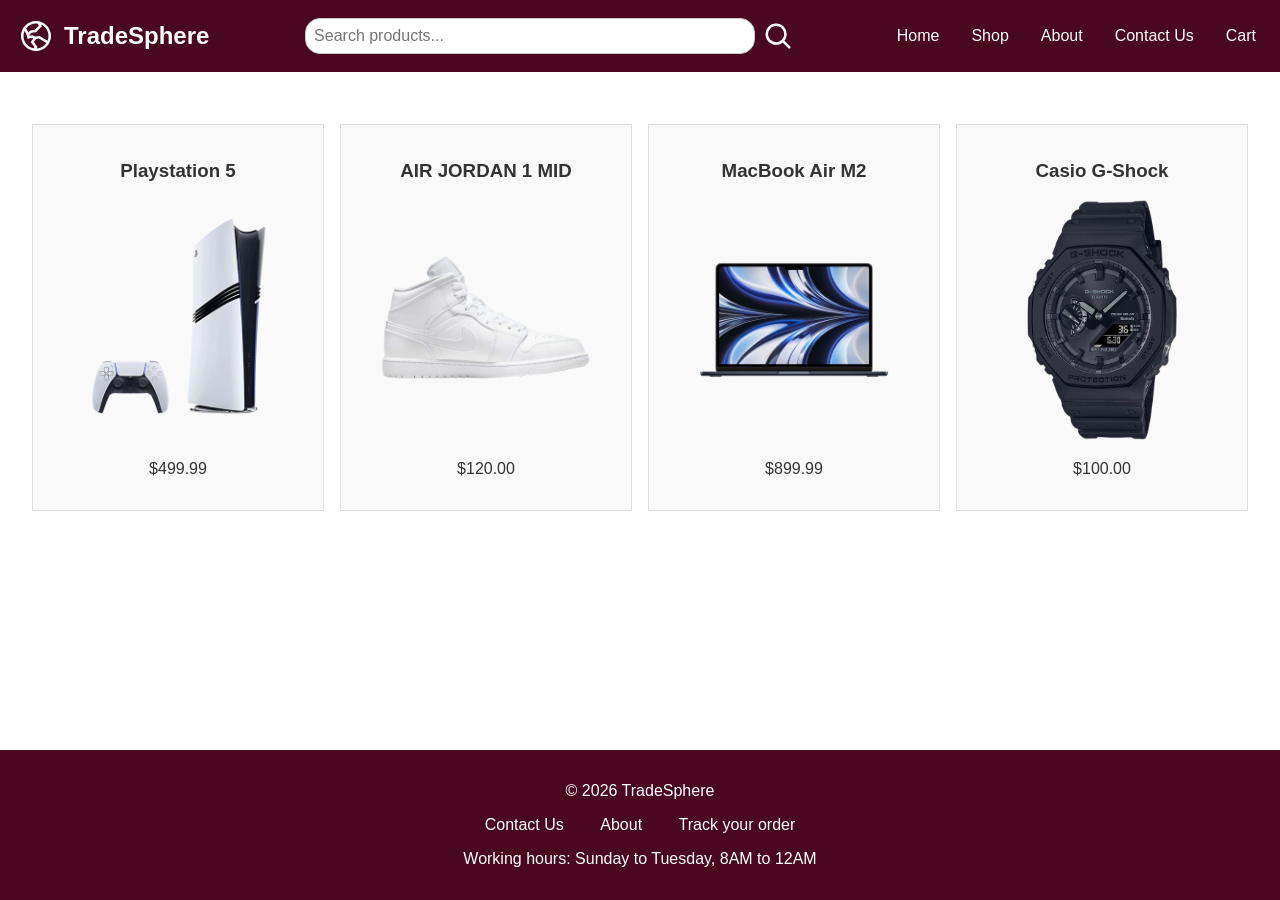
<file: shop.html>
<!DOCTYPE html>
<html lang="en">
<head>
    <meta charset="UTF-8">
    <meta name="viewport" content="width=device-width, initial-scale=1.0">
    <link rel="stylesheet" href="style.css">
    <title>TradeSphere Shop</title>
</head>
<body>
    <header>
        <div class="name">
            <svg viewBox="0 0 24 24" fill="none" xmlns="http://www.w3.org/2000/svg"><g id="SVGRepo_bgCarrier" stroke-width="0"></g><g id="SVGRepo_tracerCarrier" stroke-linecap="round" stroke-linejoin="round"></g><g id="SVGRepo_iconCarrier"> <path fill-rule="evenodd" clip-rule="evenodd" d="M6.15407 7.30116C7.52877 5.59304 9.63674 4.5 12 4.5C12.365 4.5 12.7238 4.52607 13.0748 4.57644L13.7126 5.85192L11.2716 8.2929L8.6466 8.6679L7.36009 9.95441L6.15407 7.30116ZM5.2011 8.82954C4.75126 9.79256 4.5 10.8669 4.5 12C4.5 15.6945 7.17133 18.7651 10.6878 19.3856L11.0989 18.7195L8.8147 15.547L10.3741 13.5256L9.63268 13.1549L6.94027 13.6036L6.41366 11.4972L5.2011 8.82954ZM7.95559 11.4802L8.05962 11.8964L9.86722 11.5951L11.3726 12.3478L14.0824 11.9714L18.9544 14.8135C19.3063 13.9447 19.5 12.995 19.5 12C19.5 8.93729 17.6642 6.30336 15.033 5.13856L15.5377 6.1481L11.9787 9.70711L9.35371 10.0821L7.95559 11.4802ZM18.2539 16.1414C16.9774 18.0652 14.8369 19.366 12.3859 19.4902L12.9011 18.6555L10.6853 15.578 12.0853 13.7632L13.7748 13.5286L18.2539 16.1414ZM12 3C7.02944 3 3 7.02944 3 12C3 16.9706 7.02944 21 12 21C16.9706 21 21 16.9706 21 12C21 7.02944 16.9706 3 12 3Z" fill="#FFFFFF"></path> </g></svg>
            <div class="logo">TradeSphere</div>
        </div>
        <div class="search">
            <svg viewBox="0 0 24 24" fill="none" xmlns="http://www.w3.org/2000/svg"><g id="SVGRepo_bgCarrier" stroke-width="0"></g><g id="SVGRepo_tracerCarrier" stroke-linecap="round" stroke-linejoin="round"></g><g id="SVGRepo_iconCarrier"> <path d="M15.7955 15.8111L21 21M18 10.5C18 14.6421 14.6421 18 10.5 18C6.35786 18 3 14.6421 3 10.5C3 6.35786 6.35786 3 10.5 3C14.6421 3 18 6.35786 18 10.5Z" stroke="#ffffff" stroke-width="2" stroke-linecap="round" stroke-linejoin="round"></path> </g></svg>
            <input type="search" class="search-bar" placeholder="Search products...">
        </div>
        <nav>
            <a href="index.html" class="navBttns">Home</a>
            <a href="shop.html" class="navBttns">Shop</a>
            <a href="about.html" class="navBttns">About</a>
            <a href="contact.html" class="navBttns">Contact Us</a>
            <a href="cart.html" class="navBttns">Cart</a>
        </nav>
    </header>

   

    <div class="ourProducts">
        <h2></h2>
        <div class="products-grid">
            <div class="product-card">
                <h3>Playstation 5</h3>
                <img src="images/ps5.png" alt="ps5">
                <p>$499.99</p>
            </div>
            <div class="product-card">
                <h3>AIR JORDAN 1 MID</h3>
                <img src="images/air jordan.png" alt="air jordan">
                <p>$120.00</p>
            </div>
            <div class="product-card">
                <h3>MacBook Air M2</h3>
                <img src="images/macbook.png" alt="macbook">
                <p>$899.99</p>
            </div>
            <div class="product-card">
                <h3>Casio G-Shock</h3>
                <img id="watch" src="images/G Shock.png" alt="g shock">
                <p>$100.00</p>
            </div>
        </div>
    </div>

    <footer>
        <p>© 2026 TradeSphere</p>
        <div class="footer-links">
            <a href="contact.html">Contact Us</a>
            <a href="about.html">About</a>
            <a>Track your order</a>
        </div>
        <p>Working hours: Sunday to Tuesday, 8AM to 12AM</p>
    </footer>
</body>
</html>
</file>
<file: style.css>
/* Crimson Orchard Color Scheme */
/* Cab Sav: #49081F */
/* Dark Claret: #650A27 */
/* Royal Burgundy: #781132 */
/* Violet-Red: #8D1E41 */

body {
    font-family: Arial, sans-serif;
    margin: 0;
    padding: 0;
    background-color: #fff;
    color: #333;
    min-height: 100vh;
    display: flex;
    flex-direction: column;
}

header {
    display: flex;
    justify-content: space-between;
    align-items: center;
    padding: 1rem;
    background-color: #49081F;
    color: white;
}
.name {
    display: flex;
    align-items: center;
    gap: 0.5rem;
}

.name svg {
    width: 40px;
    height: 40px;
}

.logo {
    font-size: 1.5rem;
    font-weight: bold;
}

.search-bar {
    padding: 0.5rem;
    border: 1px solid #ccc;
    border-radius: 15px;
    width: 450px;
    font-size: 1rem;
    background-color: white;
    color: #333;
}

.search {
    display: flex;
    align-items: center;
    gap: 0.5rem;
    flex-direction: row-reverse;
}

.search svg {
    width: 30px;
    height: 30px;
    cursor: pointer;
}

nav {
    display: flex;
    gap: 1rem;
}

.navBttns {
    background: none;
    border: none;
    color: white;
    text-decoration: none;
    padding: 0.5rem;
    cursor: pointer;
}

.navBttns:hover {
    background-color: #650A27;
}

.hero {
    display: flex;
    padding: 2rem;
    background-color: #781132;
    color: white;
    align-items: center;
}

.hero-text {
    display: flex;
    flex: 1;
    padding-right: 2rem;
    font-size: 30px;
    color: #E0E0E0;
    flex-direction: column;
}

.hero-image {
    flex: 1;
}

.hero-image img {
    width: 100%;
    height: auto;
    border-radius: 10px;
}

.shop-now-btn {
    background-color: #49081F;
    color: white;
    border: none;
    padding: 0.75rem 1.5rem;
    font-size: 1.2rem;
    border-radius: 5px;
    cursor: pointer;
    margin-top: 1rem;
    text-align: center;
    text-decoration: none;
}

.shop-now-btn:hover {
    background-color: #650A27;
}

.ourProducts {
    padding: 2rem;
    text-align: center;
    background-color: #fff;
}

.products-grid {
    display: grid;
    grid-template-columns: repeat(4, 1fr);
    gap: 1rem;
    margin-top: 1rem;
}

.product-card {
    border: 1px solid #ddd;
    padding: 1rem;
    text-align: center;
    background-color: #f9f9f9;
}
.product-card:hover{
    background-color:#cecccc ;
}

.product-card img{
    width: 240px;
    height: 240px;
    cursor: pointer;
}
#watch{
    width: 150px;
    height: 240px;
}
.categories-section {
    display: flex;
    flex-direction: column;
    justify-content: space-around;
    padding: 2rem;
    background-color: #8D1E41;
    color: white;
    text-align: center;
}

.categories{
        display: flex;
    justify-content: space-around;
    padding: 2rem;
    background-color: #8D1E41;
    color: white;
}

.category-card {
    text-align: center;
    padding: 1rem;
    border: 1px solid white;
    width: 30%;
}
.category-card:hover{
    background-color:#3a383831 ;

}
.category-card svg{
    width: 240px;
    height: 240px;
}

footer {
    text-align: center;
    padding: 1rem;
    background-color: #49081F;
    color: white;
    margin-top: auto;
}

.footer-links {
    margin: 1rem 0;
}

.footer-links a {
    color: white;
    text-decoration: none;
    margin: 0 1rem;
    cursor: pointer;
}

.page-content {
    padding: 2rem;
    text-align: center;
}
.page-content p{
font-size: 30px;
font-weight: 500;
}

.product-card button {
    background-color: #49081F;
    color: white;
    border: none;
    padding: 0.5rem 1rem;
    border-radius: 5px;
    cursor: pointer;
    margin-top: 0.5rem;
}

.product-card button:hover {
    background-color: #650A27;
}

.product-page {
    display: flex;
    padding: 2rem;
    gap: 2rem;
    align-items: flex-start;
}

.product-image img {
    width: 300px;
    height: auto;
    border-radius: 10px;
}

.product-details {
    flex: 1;
}

.product-details h1 {
    font-size: 2.5rem;
    margin-bottom: 0.5rem;
}

.product-details .price {
    font-size: 1.5rem;
    color: #49081F;
    font-weight: bold;
    margin-bottom: 1rem;
}

.product-details .description {
    font-size: 1.1rem;
    line-height: 1.6;
    margin-bottom: 2rem;
}

.add-to-cart-btn {
    background-color: #49081F;
    color: white;
    border: none;
    padding: 1rem 2rem;
    font-size: 1.2rem;
    border-radius: 5px;
    cursor: pointer;
}

.add-to-cart-btn:hover {
    background-color: #650A27;
}

.view-product-btn {
    display: inline-block;
    background-color: #49081F;
    color: white;
    text-decoration: none;
    padding: 0.5rem 1rem;
    border-radius: 5px;
    cursor: pointer;
    margin-top: 0.5rem;
}

.view-product-btn:hover {
    background-color: #650A27;
}

.delivery-info {
    font-size: 1rem;
    margin-bottom: 1rem;
    display: flex;
    align-items: center;
}

.product-features {
    margin: 1rem 0;
    display: flex;
    gap: 1rem;
}

.feature {
    display: flex;
    align-items: center;
    font-size: 1rem;
    margin-bottom: 0.5rem;
}

.icon-placeholder {
    margin-right: 0.5rem;
}

.icon-placeholder svg {
    width: 20px;
    height: 20px;
}

.reviews {
    padding: 2rem;
    background-color: #f9f9f9;
    margin: 2rem 0;
}

.reviews h2 {
    text-align: center;
    margin-bottom: 1rem;
}

.review {
    border: 1px solid #ddd;
    padding: 1rem;
    margin-bottom: 1rem;
    background-color: white;
    border-radius: 5px;
}

.reviewer {
    display: flex;
    align-items: center;
    margin-bottom: 0.5rem;
}

.reviewer .name {
    font-weight: bold;
    margin-left: 0.5rem;
}

.review-text {
    font-size: 0.9rem;
    line-height: 1.4;
}
</file>
